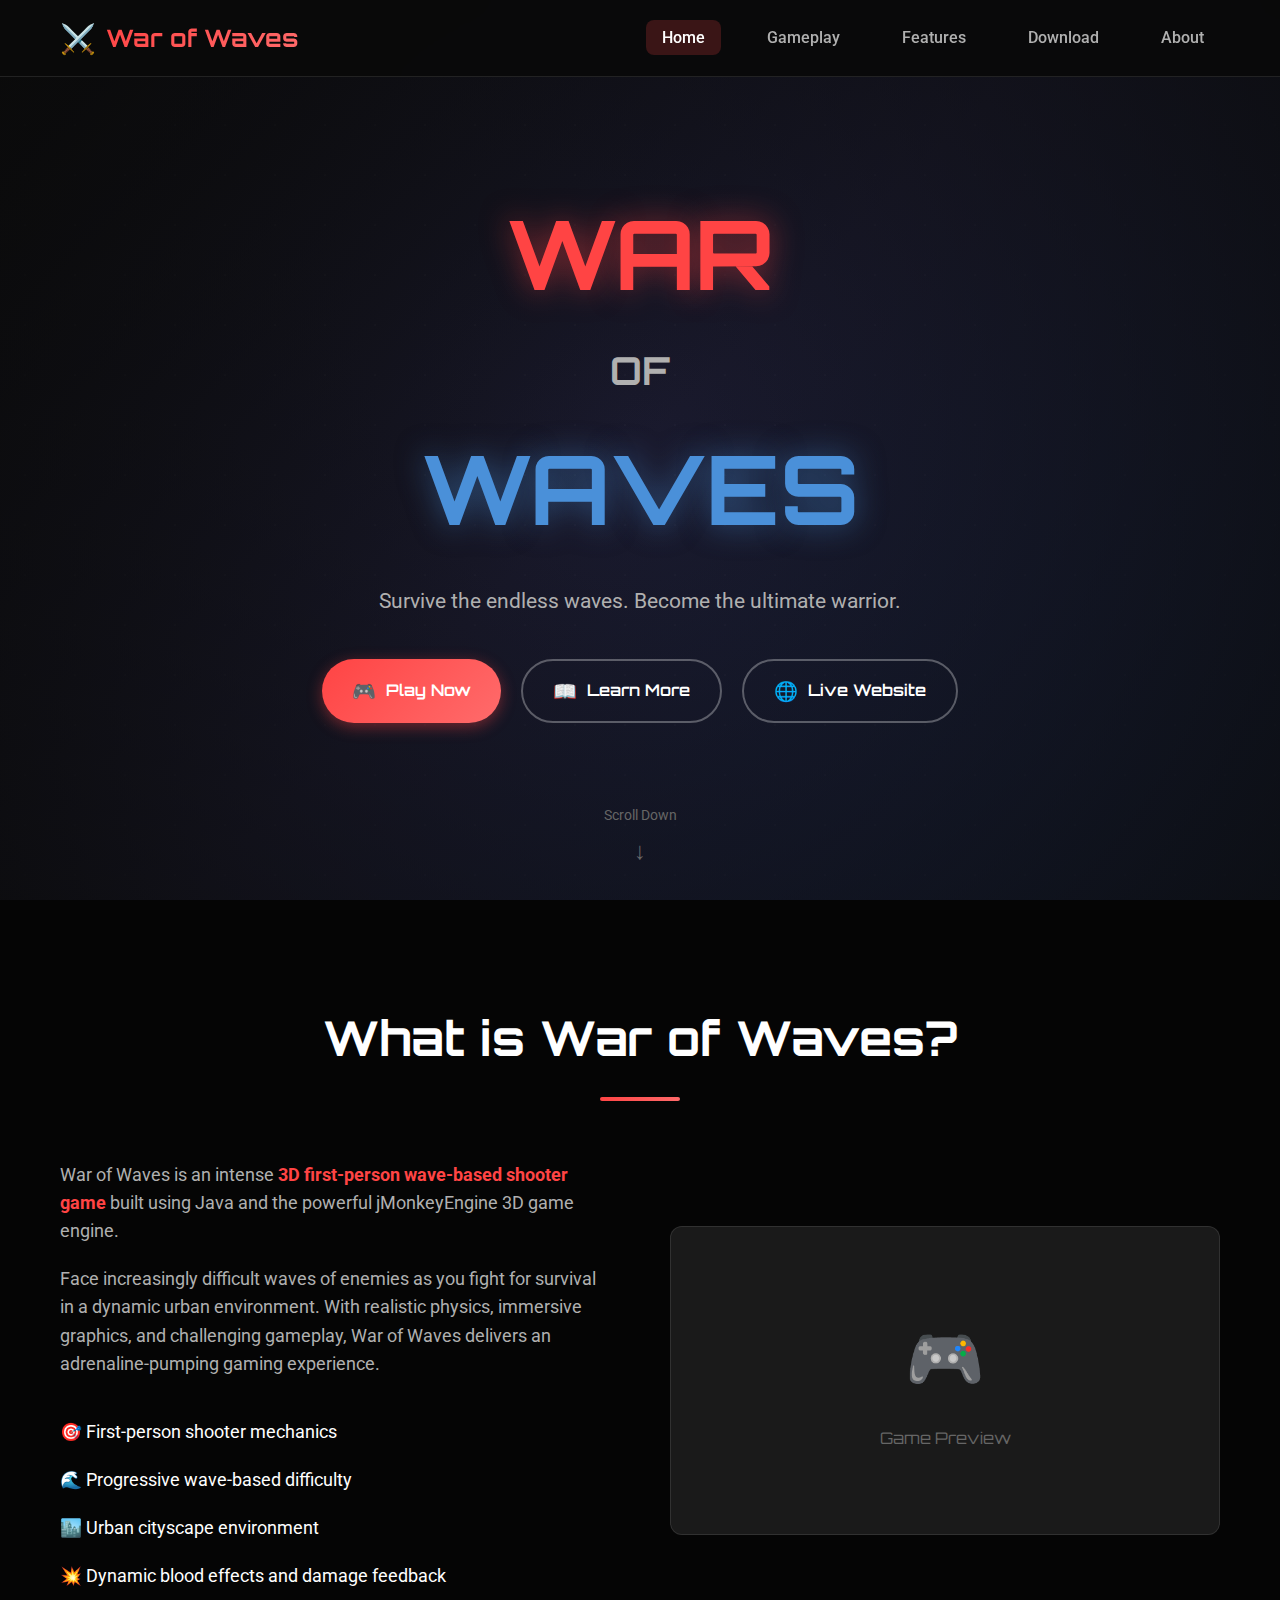
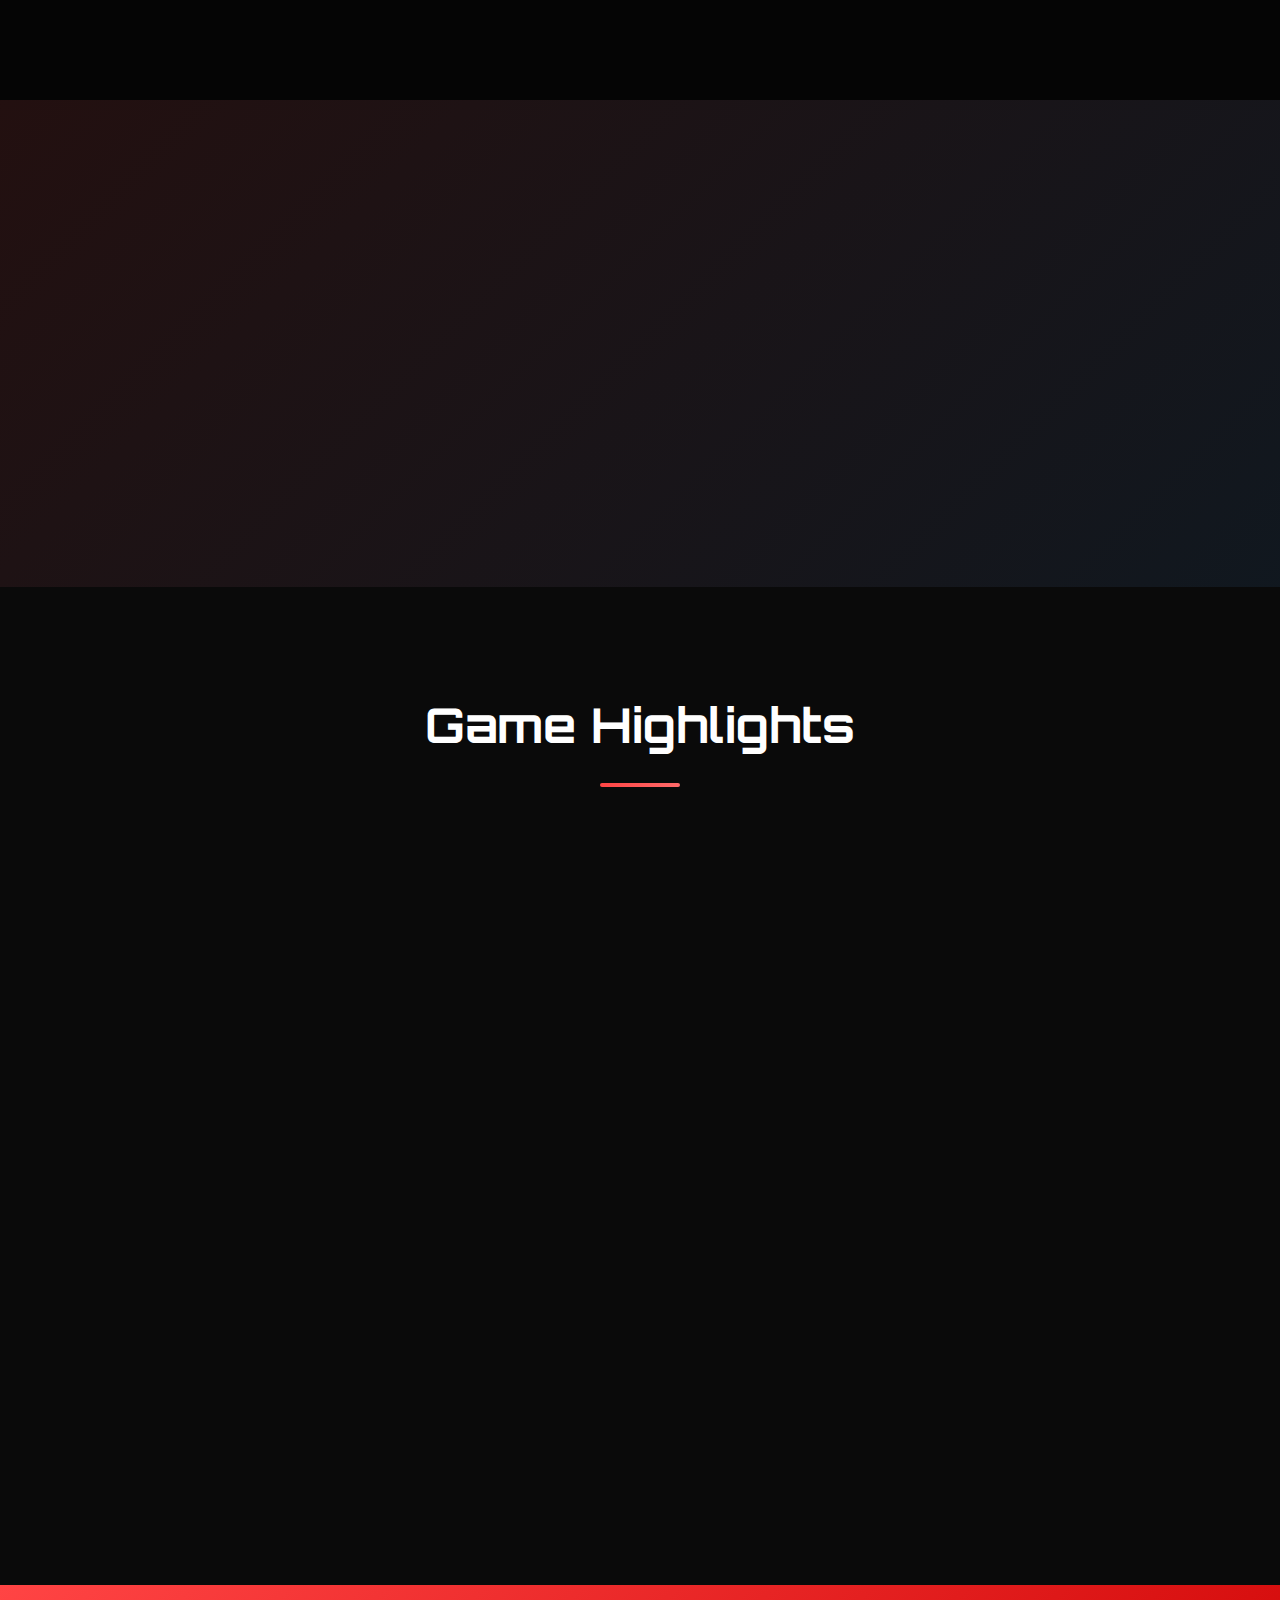
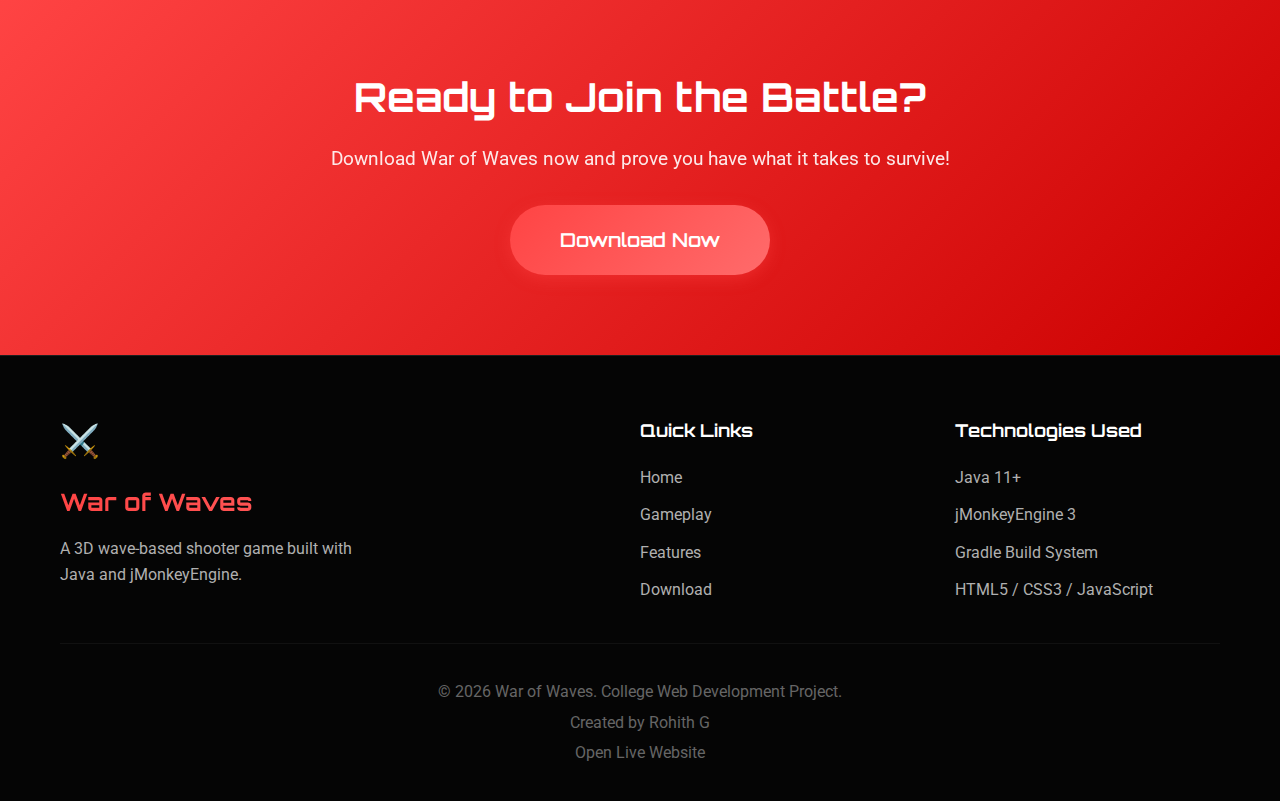
<file: index.html>
<!DOCTYPE html>
<html lang="en">
<head>
    <meta charset="UTF-8">
    <meta name="viewport" content="width=device-width, initial-scale=1.0">
    <title>War of Waves - 3D Wave Shooter Game</title>
    <link rel="stylesheet" href="css/style.css">
    <link href="https://fonts.googleapis.com/css2?family=Orbitron:wght@400;700;900&family=Roboto:wght@300;400;700&display=swap" rel="stylesheet">
</head>
<body>
    <!-- Navigation -->
    <nav class="navbar">
        <div class="nav-container">
            <a href="index.html" class="logo">
                <span class="logo-icon">⚔️</span>
                <span class="logo-text">War of Waves</span>
            </a>
            <ul class="nav-links">
                <li><a href="index.html" class="active">Home</a></li>
                <li><a href="gameplay.html">Gameplay</a></li>
                <li><a href="features.html">Features</a></li>
                <li><a href="download.html">Download</a></li>
                <li><a href="about.html">About</a></li>
            </ul>
            <button class="mobile-menu-btn" onclick="toggleMobileMenu()">☰</button>
        </div>
    </nav>

    <!-- Hero Section -->
    <section class="hero">
        <div class="hero-overlay"></div>
        <div class="hero-content">
            <h1 class="hero-title">
                <span class="title-war">WAR</span>
                <span class="title-of">OF</span>
                <span class="title-waves">WAVES</span>
            </h1>
            <p class="hero-subtitle">Survive the endless waves. Become the ultimate warrior.</p>
            <div class="hero-buttons">
                <a href="download.html" class="btn btn-primary">
                    <span class="btn-icon">🎮</span>
                    Play Now
                </a>
                <a href="gameplay.html" class="btn btn-secondary">
                    <span class="btn-icon">📖</span>
                    Learn More
                </a>
                <a href="https://gunnamrohith.github.io/War-of-Waves-Battle-Arena/" class="btn btn-secondary" target="_blank" rel="noopener noreferrer">
                    <span class="btn-icon">🌐</span>
                    Live Website
                </a>
            </div>
        </div>
        <div class="scroll-indicator">
            <span>Scroll Down</span>
            <div class="scroll-arrow">↓</div>
        </div>
    </section>

    <!-- Game Overview -->
    <section class="overview">
        <div class="container">
            <h2 class="section-title">What is War of Waves?</h2>
            <div class="overview-content">
                <div class="overview-text">
                    <p>War of Waves is an intense <strong>3D first-person wave-based shooter game</strong> built using Java and the powerful jMonkeyEngine 3D game engine.</p>
                    <p>Face increasingly difficult waves of enemies as you fight for survival in a dynamic urban environment. With realistic physics, immersive graphics, and challenging gameplay, War of Waves delivers an adrenaline-pumping gaming experience.</p>
                    <ul class="feature-list">
                        <li>🎯 First-person shooter mechanics</li>
                        <li>🌊 Progressive wave-based difficulty</li>
                        <li>🏙️ Urban cityscape environment</li>
                        <li>💥 Dynamic blood effects and damage feedback</li>
                    </ul>
                </div>
                <div class="overview-image">
                    <div class="game-preview">
                        <div class="preview-placeholder">
                            <span class="preview-icon">🎮</span>
                            <span class="preview-text">Game Preview</span>
                        </div>
                    </div>
                </div>
            </div>
        </div>
    </section>

    <!-- Stats Section -->
    <section class="stats">
        <div class="container">
            <div class="stats-grid">
                <div class="stat-card">
                    <div class="stat-icon">🎯</div>
                    <div class="stat-number" data-target="100">0</div>
                    <div class="stat-label">Player Health</div>
                </div>
                <div class="stat-card">
                    <div class="stat-icon">🌊</div>
                    <div class="stat-number" data-target="50">0</div>
                    <div class="stat-label">Waves to Survive</div>
                </div>
                <div class="stat-card">
                    <div class="stat-icon">👾</div>
                    <div class="stat-number" data-target="1000">0</div>
                    <div class="stat-label">Enemies to Defeat</div>
                </div>
                <div class="stat-card">
                    <div class="stat-icon">⚡</div>
                    <div class="stat-number" data-target="3">0</div>
                    <div class="stat-label">Weapon Types</div>
                </div>
            </div>
        </div>
    </section>

    <!-- Quick Features -->
    <section class="quick-features">
        <div class="container">
            <h2 class="section-title">Game Highlights</h2>
            <div class="features-grid">
                <div class="feature-card">
                    <div class="feature-icon">🎮</div>
                    <h3>Smooth Controls</h3>
                    <p>Intuitive WASD movement with precise mouse aiming for the perfect FPS experience.</p>
                </div>
                <div class="feature-card">
                    <div class="feature-icon">🏙️</div>
                    <h3>3D Environment</h3>
                    <p>Explore a detailed urban cityscape with buildings and strategic cover positions.</p>
                </div>
                <div class="feature-card">
                    <div class="feature-icon">👾</div>
                    <h3>Wave System</h3>
                    <p>Progressive difficulty with increasingly challenging enemy waves to test your skills.</p>
                </div>
                <div class="feature-card">
                    <div class="feature-icon">🔫</div>
                    <h3>Combat System</h3>
                    <p>Realistic shooting mechanics with scope aiming and cooldown management.</p>
                </div>
                <div class="feature-card">
                    <div class="feature-icon">💉</div>
                    <h3>Health System</h3>
                    <p>Manage your health wisely as you take damage from enemies and fight for survival.</p>
                </div>
                <div class="feature-card">
                    <div class="feature-icon">🏆</div>
                    <h3>Score Tracking</h3>
                    <p>Compete for high scores as you eliminate enemies and survive waves.</p>
                </div>
            </div>
        </div>
    </section>

    <!-- CTA Section -->
    <section class="cta">
        <div class="container">
            <h2>Ready to Join the Battle?</h2>
            <p>Download War of Waves now and prove you have what it takes to survive!</p>
            <a href="download.html" class="btn btn-primary btn-large">Download Now</a>
        </div>
    </section>

    <!-- Footer -->
    <footer class="footer">
        <div class="container">
            <div class="footer-content">
                <div class="footer-brand">
                    <span class="logo-icon">⚔️</span>
                    <span class="logo-text">War of Waves</span>
                    <p>A 3D wave-based shooter game built with Java and jMonkeyEngine.</p>
                </div>
                <div class="footer-links">
                    <h4>Quick Links</h4>
                    <ul>
                        <li><a href="index.html">Home</a></li>
                        <li><a href="gameplay.html">Gameplay</a></li>
                        <li><a href="features.html">Features</a></li>
                        <li><a href="download.html">Download</a></li>
                    </ul>
                </div>
                <div class="footer-tech">
                    <h4>Technologies Used</h4>
                    <ul>
                        <li>Java 11+</li>
                        <li>jMonkeyEngine 3</li>
                        <li>Gradle Build System</li>
                        <li>HTML5 / CSS3 / JavaScript</li>
                    </ul>
                </div>
            </div>
            <div class="footer-bottom">
                <p>&copy; 2026 War of Waves. College Web Development Project.</p>
                <p>Created by Rohith G</p>
                <p><a href="https://gunnamrohith.github.io/War-of-Waves-Battle-Arena/" target="_blank" rel="noopener noreferrer">Open Live Website</a></p>
            </div>
        </div>
    </footer>

    <script src="js/main.js"></script>
</body>
</html>
</file>
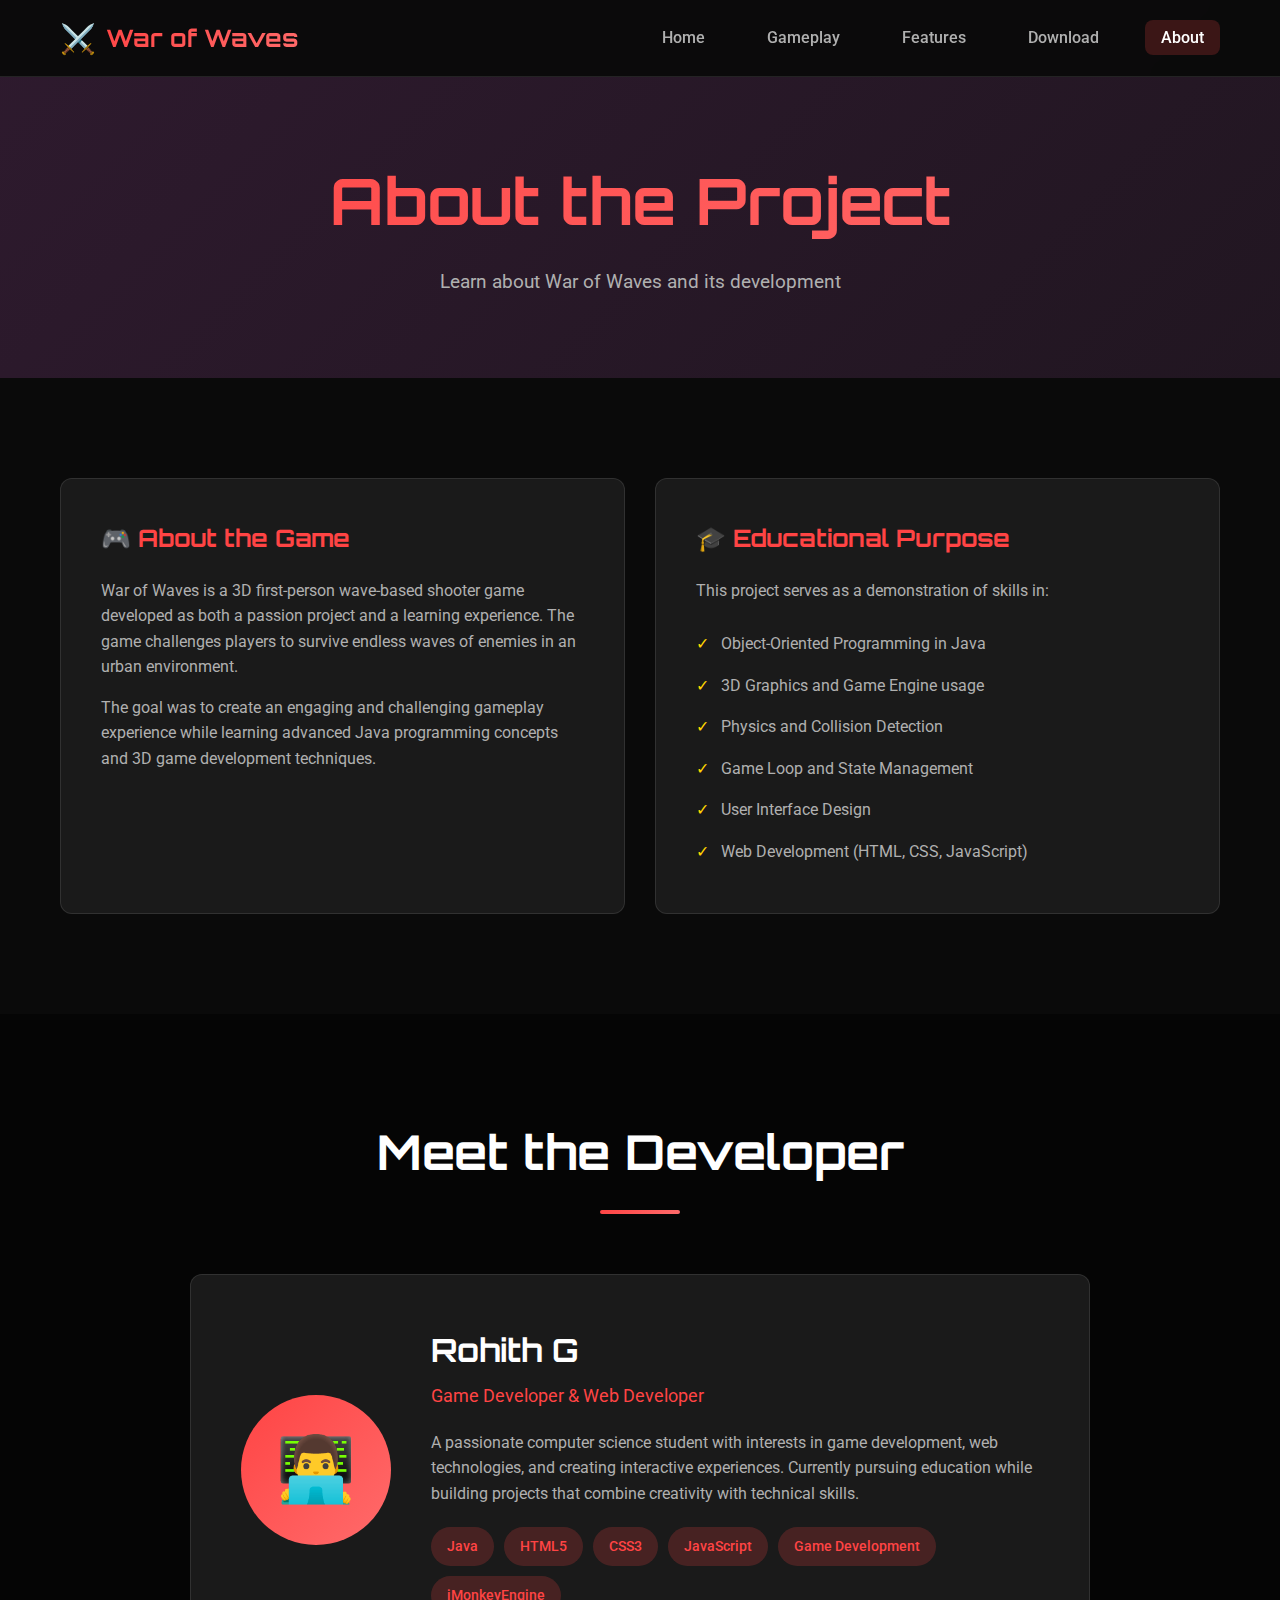
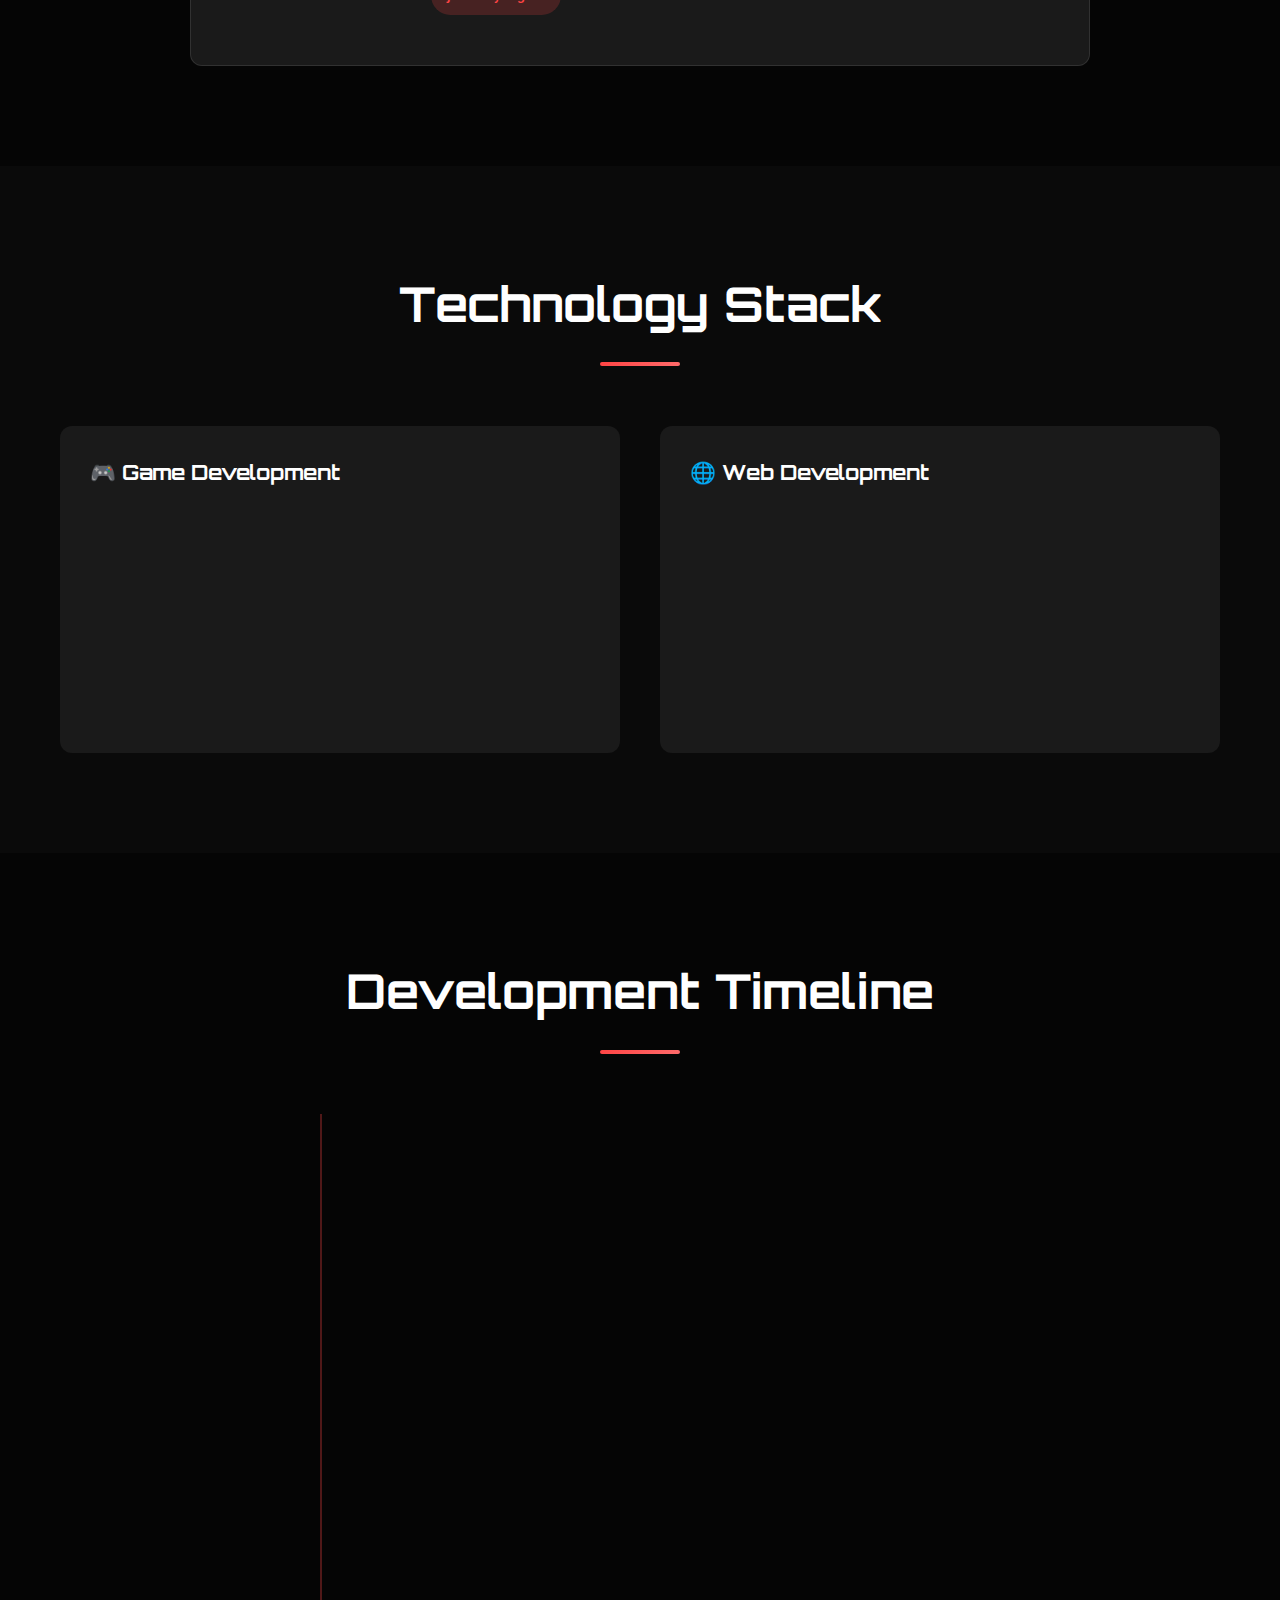
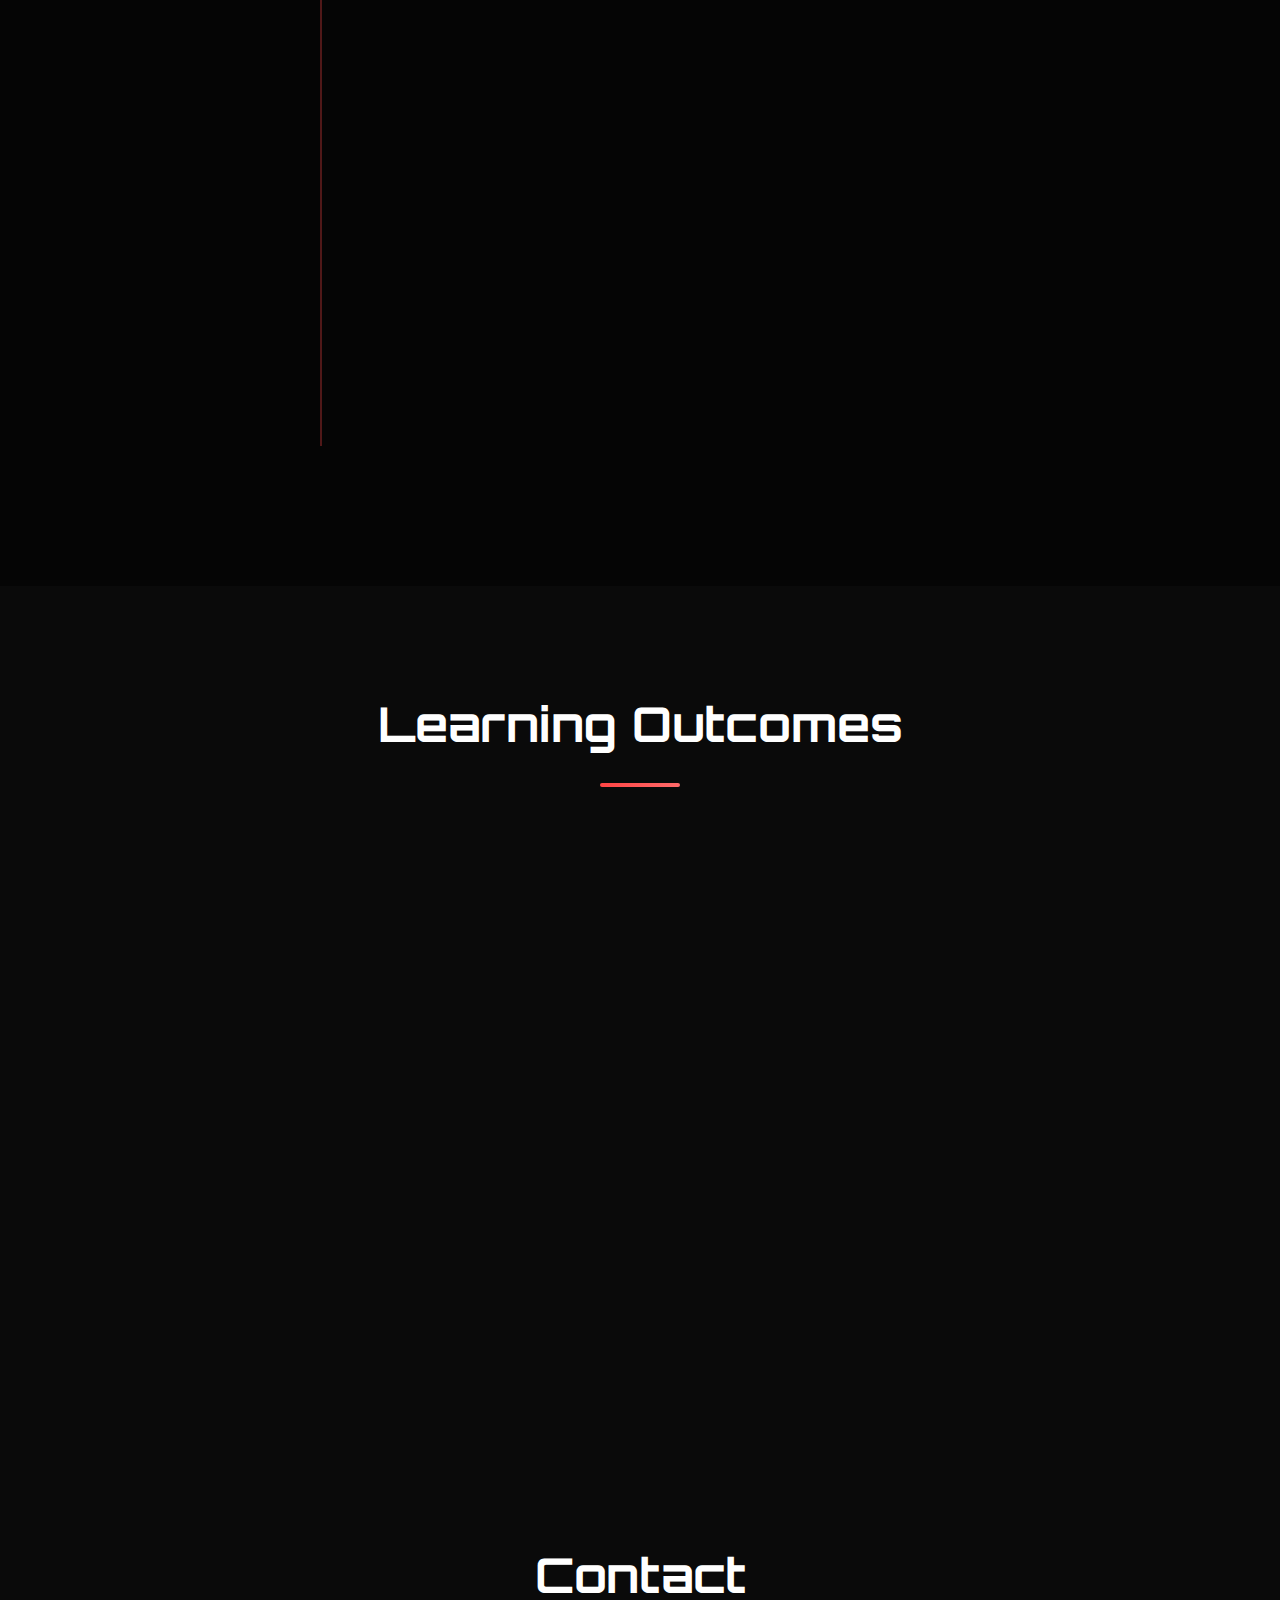
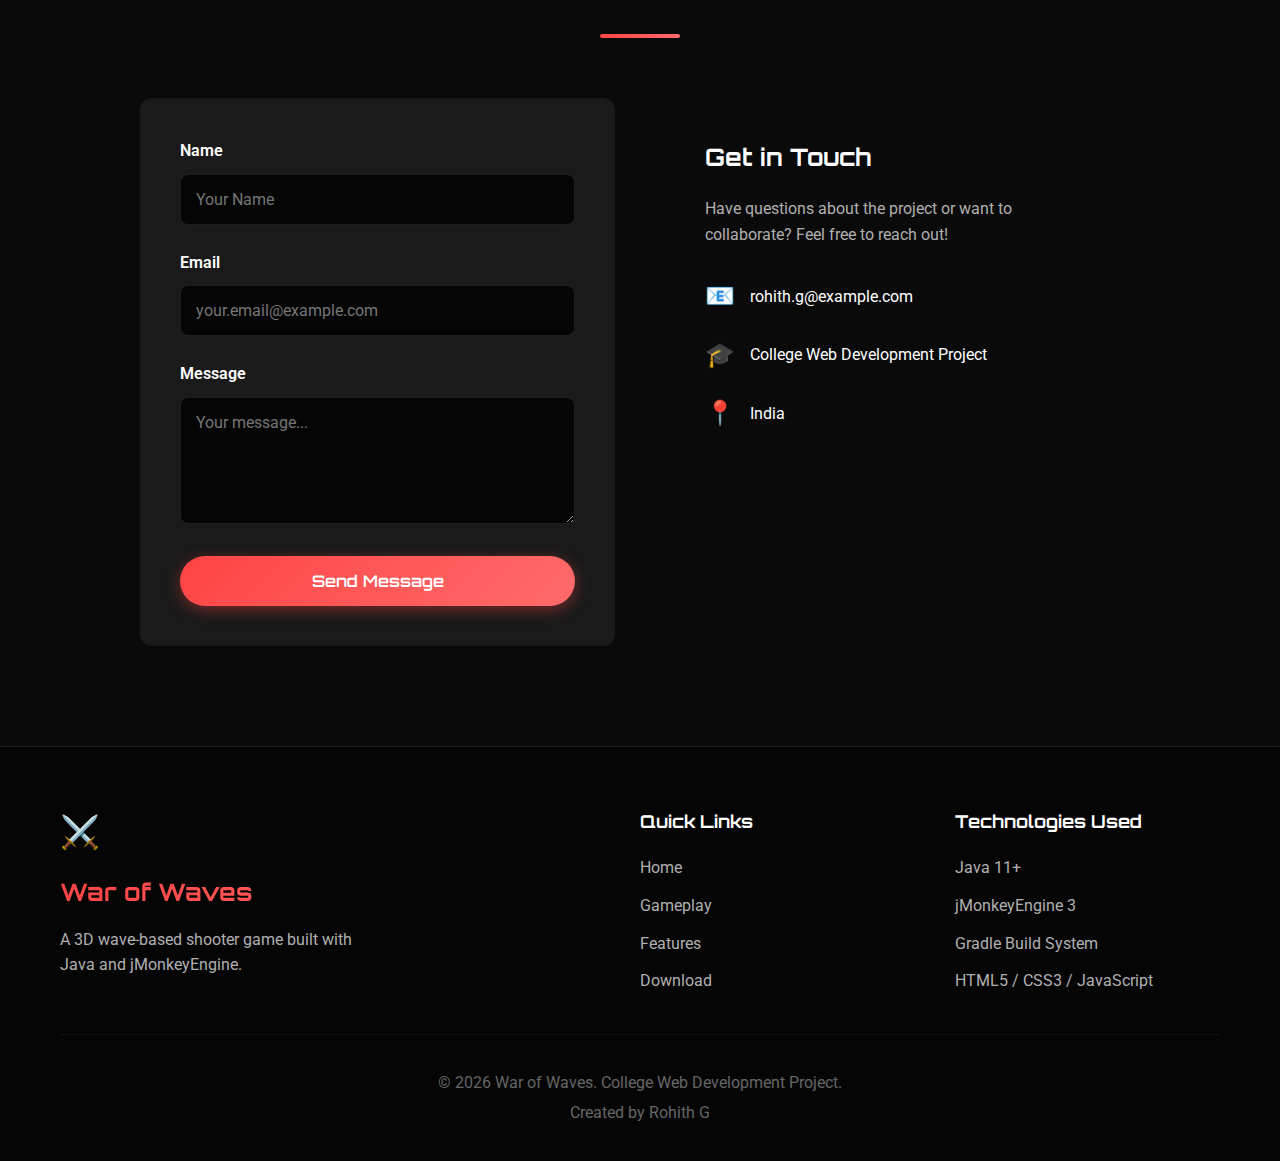
<file: about.html>
<!DOCTYPE html>
<html lang="en">
<head>
    <meta charset="UTF-8">
    <meta name="viewport" content="width=device-width, initial-scale=1.0">
    <title>About - War of Waves</title>
    <link rel="stylesheet" href="css/style.css">
    <link href="https://fonts.googleapis.com/css2?family=Orbitron:wght@400;700;900&family=Roboto:wght@300;400;700&display=swap" rel="stylesheet">
</head>
<body>
    <!-- Navigation -->
    <nav class="navbar">
        <div class="nav-container">
            <a href="index.html" class="logo">
                <span class="logo-icon">⚔️</span>
                <span class="logo-text">War of Waves</span>
            </a>
            <ul class="nav-links">
                <li><a href="index.html">Home</a></li>
                <li><a href="gameplay.html">Gameplay</a></li>
                <li><a href="features.html">Features</a></li>
                <li><a href="download.html">Download</a></li>
                <li><a href="about.html" class="active">About</a></li>
            </ul>
            <button class="mobile-menu-btn" onclick="toggleMobileMenu()">☰</button>
        </div>
    </nav>

    <!-- Page Header -->
    <section class="page-header about-header">
        <h1>About the Project</h1>
        <p>Learn about War of Waves and its development</p>
    </section>

    <!-- Project Info -->
    <section class="project-info">
        <div class="container">
            <div class="info-grid">
                <div class="info-card">
                    <h2>🎮 About the Game</h2>
                    <p>War of Waves is a 3D first-person wave-based shooter game developed as both a passion project and a learning experience. The game challenges players to survive endless waves of enemies in an urban environment.</p>
                    <p>The goal was to create an engaging and challenging gameplay experience while learning advanced Java programming concepts and 3D game development techniques.</p>
                </div>
                <div class="info-card">
                    <h2>🎓 Educational Purpose</h2>
                    <p>This project serves as a demonstration of skills in:</p>
                    <ul>
                        <li>Object-Oriented Programming in Java</li>
                        <li>3D Graphics and Game Engine usage</li>
                        <li>Physics and Collision Detection</li>
                        <li>Game Loop and State Management</li>
                        <li>User Interface Design</li>
                        <li>Web Development (HTML, CSS, JavaScript)</li>
                    </ul>
                </div>
            </div>
        </div>
    </section>

    <!-- Developer Section -->
    <section class="developer-section">
        <div class="container">
            <h2 class="section-title">Meet the Developer</h2>
            <div class="developer-card">
                <div class="developer-avatar">
                    <span class="avatar-icon">👨‍💻</span>
                </div>
                <div class="developer-info">
                    <h3>Rohith G</h3>
                    <p class="developer-role">Game Developer & Web Developer</p>
                    <p class="developer-bio">A passionate computer science student with interests in game development, web technologies, and creating interactive experiences. Currently pursuing education while building projects that combine creativity with technical skills.</p>
                    <div class="developer-skills">
                        <span class="skill-tag">Java</span>
                        <span class="skill-tag">HTML5</span>
                        <span class="skill-tag">CSS3</span>
                        <span class="skill-tag">JavaScript</span>
                        <span class="skill-tag">Game Development</span>
                        <span class="skill-tag">jMonkeyEngine</span>
                    </div>
                </div>
            </div>
        </div>
    </section>

    <!-- Technology Stack -->
    <section class="tech-stack">
        <div class="container">
            <h2 class="section-title">Technology Stack</h2>
            <div class="stack-grid">
                <div class="stack-category">
                    <h3>🎮 Game Development</h3>
                    <div class="stack-items">
                        <div class="stack-item">
                            <span class="stack-icon">☕</span>
                            <div class="stack-details">
                                <h4>Java 11+</h4>
                                <p>Primary programming language for game logic</p>
                            </div>
                        </div>
                        <div class="stack-item">
                            <span class="stack-icon">🎮</span>
                            <div class="stack-details">
                                <h4>jMonkeyEngine 3</h4>
                                <p>Open-source 3D game engine for Java</p>
                            </div>
                        </div>
                        <div class="stack-item">
                            <span class="stack-icon">🏗️</span>
                            <div class="stack-details">
                                <h4>Gradle</h4>
                                <p>Build automation and dependency management</p>
                            </div>
                        </div>
                    </div>
                </div>
                <div class="stack-category">
                    <h3>🌐 Web Development</h3>
                    <div class="stack-items">
                        <div class="stack-item">
                            <span class="stack-icon">📄</span>
                            <div class="stack-details">
                                <h4>HTML5</h4>
                                <p>Semantic markup and page structure</p>
                            </div>
                        </div>
                        <div class="stack-item">
                            <span class="stack-icon">🎨</span>
                            <div class="stack-details">
                                <h4>CSS3</h4>
                                <p>Modern styling with animations and flexbox/grid</p>
                            </div>
                        </div>
                        <div class="stack-item">
                            <span class="stack-icon">⚡</span>
                            <div class="stack-details">
                                <h4>JavaScript</h4>
                                <p>Interactive features and dynamic content</p>
                            </div>
                        </div>
                    </div>
                </div>
            </div>
        </div>
    </section>

    <!-- Project Timeline -->
    <section class="timeline-section">
        <div class="container">
            <h2 class="section-title">Development Timeline</h2>
            <div class="timeline">
                <div class="timeline-item">
                    <div class="timeline-marker"></div>
                    <div class="timeline-content">
                        <h3>Project Planning</h3>
                        <span class="timeline-date">Phase 1</span>
                        <p>Designed game concept, chose technologies, and planned the architecture.</p>
                    </div>
                </div>
                <div class="timeline-item">
                    <div class="timeline-marker"></div>
                    <div class="timeline-content">
                        <h3>Core Game Development</h3>
                        <span class="timeline-date">Phase 2</span>
                        <p>Implemented player controls, enemy AI, shooting mechanics, and wave system.</p>
                    </div>
                </div>
                <div class="timeline-item">
                    <div class="timeline-marker"></div>
                    <div class="timeline-content">
                        <h3>Environment & Graphics</h3>
                        <span class="timeline-date">Phase 3</span>
                        <p>Created 3D cityscape, added lighting, visual effects, and HUD elements.</p>
                    </div>
                </div>
                <div class="timeline-item">
                    <div class="timeline-marker"></div>
                    <div class="timeline-content">
                        <h3>Website Development</h3>
                        <span class="timeline-date">Phase 4</span>
                        <p>Built responsive website to showcase the game for college web development project.</p>
                    </div>
                </div>
                <div class="timeline-item">
                    <div class="timeline-marker"></div>
                    <div class="timeline-content">
                        <h3>Testing & Polish</h3>
                        <span class="timeline-date">Phase 5</span>
                        <p>Bug fixes, performance optimization, and final touches for presentation.</p>
                    </div>
                </div>
            </div>
        </div>
    </section>

    <!-- Learning Outcomes -->
    <section class="learning-section">
        <div class="container">
            <h2 class="section-title">Learning Outcomes</h2>
            <div class="learning-grid">
                <div class="learning-card">
                    <span class="learning-icon">💡</span>
                    <h3>Game Development Concepts</h3>
                    <p>Learned about game loops, state management, collision detection, and real-time rendering.</p>
                </div>
                <div class="learning-card">
                    <span class="learning-icon">🧩</span>
                    <h3>Object-Oriented Design</h3>
                    <p>Applied OOP principles with classes for Player, Enemy, Bullet, Gun, and more.</p>
                </div>
                <div class="learning-card">
                    <span class="learning-icon">🎨</span>
                    <h3>3D Graphics Programming</h3>
                    <p>Worked with 3D models, textures, lighting, cameras, and scene graphs.</p>
                </div>
                <div class="learning-card">
                    <span class="learning-icon">🌐</span>
                    <h3>Web Development</h3>
                    <p>Created a responsive, multi-page website with modern HTML5, CSS3, and JavaScript.</p>
                </div>
                <div class="learning-card">
                    <span class="learning-icon">🔧</span>
                    <h3>Build Tools</h3>
                    <p>Mastered Gradle for Java project management, dependencies, and distribution.</p>
                </div>
                <div class="learning-card">
                    <span class="learning-icon">📱</span>
                    <h3>Responsive Design</h3>
                    <p>Implemented mobile-first design principles with CSS flexbox and grid layouts.</p>
                </div>
            </div>
        </div>
    </section>

    <!-- Contact Section -->
    <section class="contact-section">
        <div class="container">
            <h2 class="section-title">Contact</h2>
            <div class="contact-form-container">
                <form class="contact-form" onsubmit="handleSubmit(event)">
                    <div class="form-group">
                        <label for="name">Name</label>
                        <input type="text" id="name" name="name" placeholder="Your Name" required>
                    </div>
                    <div class="form-group">
                        <label for="email">Email</label>
                        <input type="email" id="email" name="email" placeholder="your.email@example.com" required>
                    </div>
                    <div class="form-group">
                        <label for="message">Message</label>
                        <textarea id="message" name="message" rows="5" placeholder="Your message..." required></textarea>
                    </div>
                    <button type="submit" class="btn btn-primary btn-full">Send Message</button>
                </form>
                <div class="contact-info">
                    <h3>Get in Touch</h3>
                    <p>Have questions about the project or want to collaborate? Feel free to reach out!</p>
                    <div class="contact-details">
                        <div class="contact-item">
                            <span class="contact-icon">📧</span>
                            <span>rohith.g@example.com</span>
                        </div>
                        <div class="contact-item">
                            <span class="contact-icon">🎓</span>
                            <span>College Web Development Project</span>
                        </div>
                        <div class="contact-item">
                            <span class="contact-icon">📍</span>
                            <span>India</span>
                        </div>
                    </div>
                </div>
            </div>
        </div>
    </section>

    <!-- Footer -->
    <footer class="footer">
        <div class="container">
            <div class="footer-content">
                <div class="footer-brand">
                    <span class="logo-icon">⚔️</span>
                    <span class="logo-text">War of Waves</span>
                    <p>A 3D wave-based shooter game built with Java and jMonkeyEngine.</p>
                </div>
                <div class="footer-links">
                    <h4>Quick Links</h4>
                    <ul>
                        <li><a href="index.html">Home</a></li>
                        <li><a href="gameplay.html">Gameplay</a></li>
                        <li><a href="features.html">Features</a></li>
                        <li><a href="download.html">Download</a></li>
                    </ul>
                </div>
                <div class="footer-tech">
                    <h4>Technologies Used</h4>
                    <ul>
                        <li>Java 11+</li>
                        <li>jMonkeyEngine 3</li>
                        <li>Gradle Build System</li>
                        <li>HTML5 / CSS3 / JavaScript</li>
                    </ul>
                </div>
            </div>
            <div class="footer-bottom">
                <p>&copy; 2026 War of Waves. College Web Development Project.</p>
                <p>Created by Rohith G</p>
            </div>
        </div>
    </footer>

    <script src="js/main.js"></script>
</body>
</html>
</file>
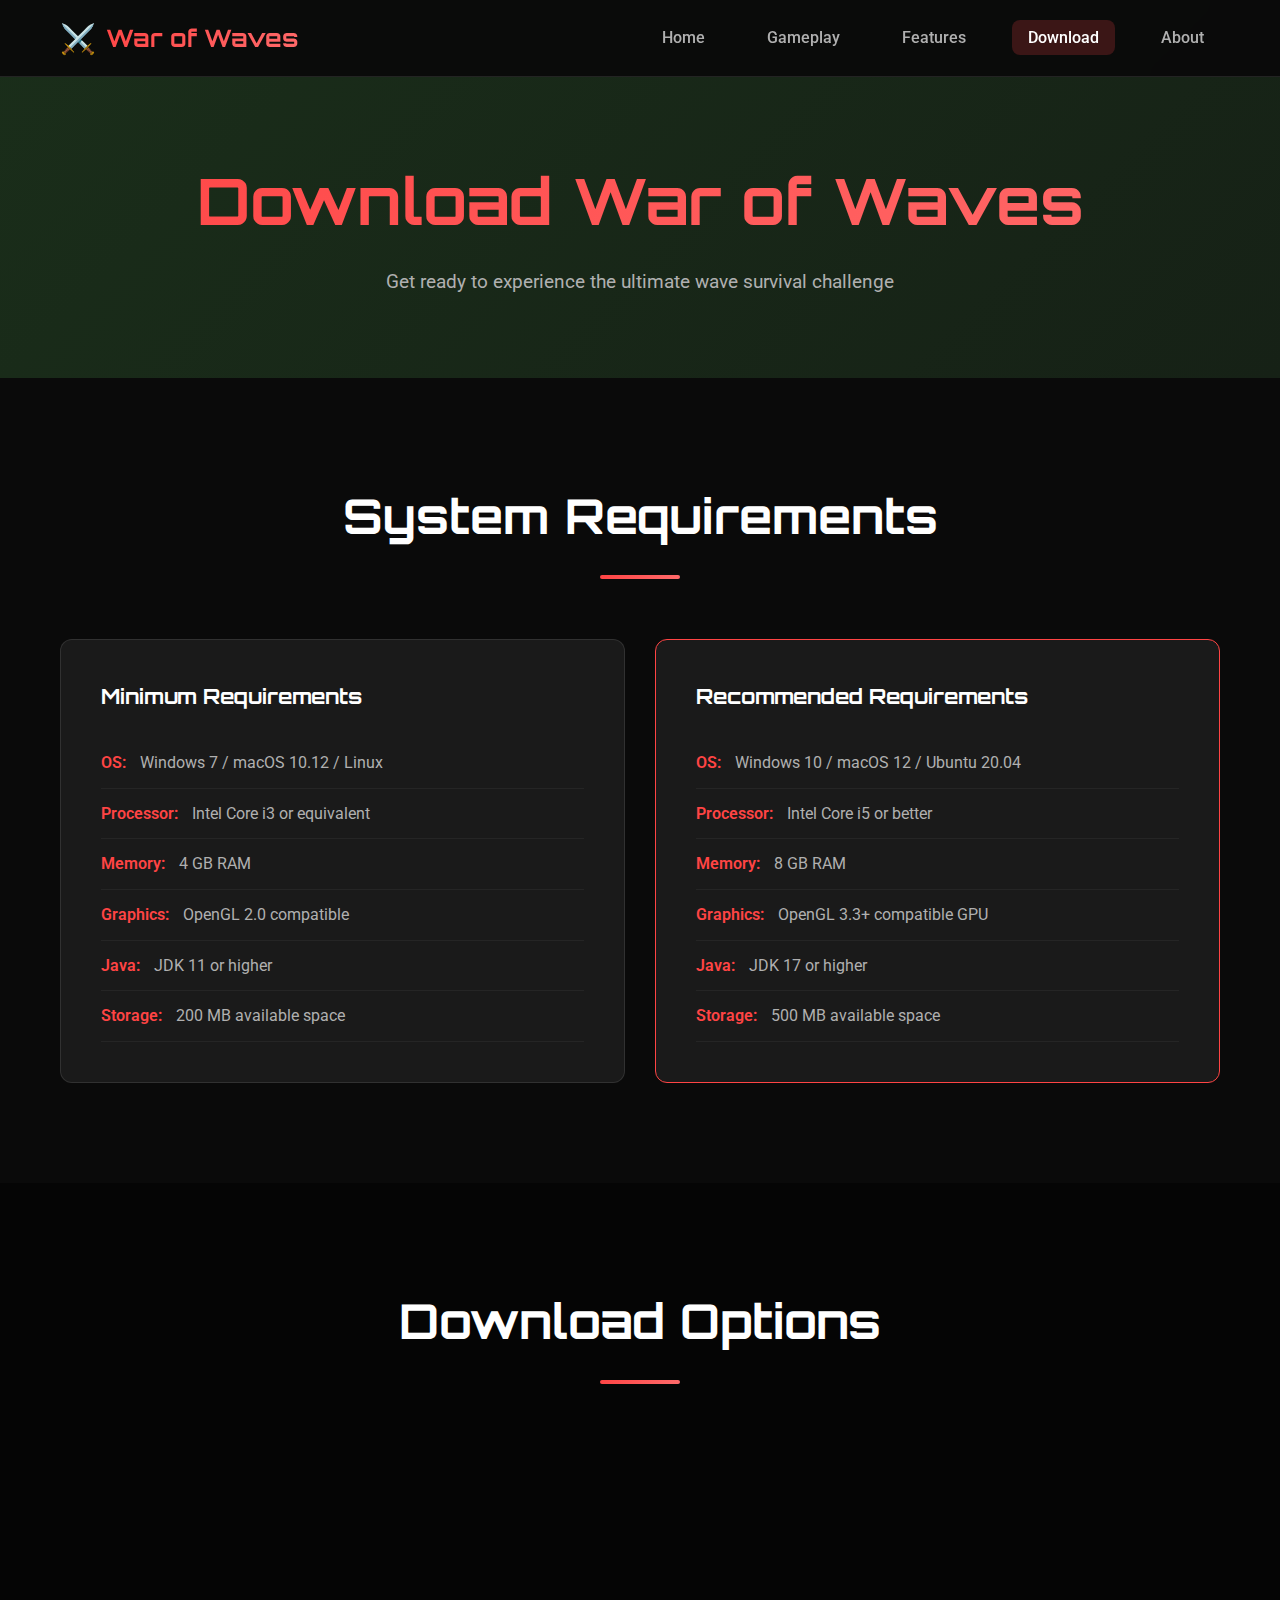
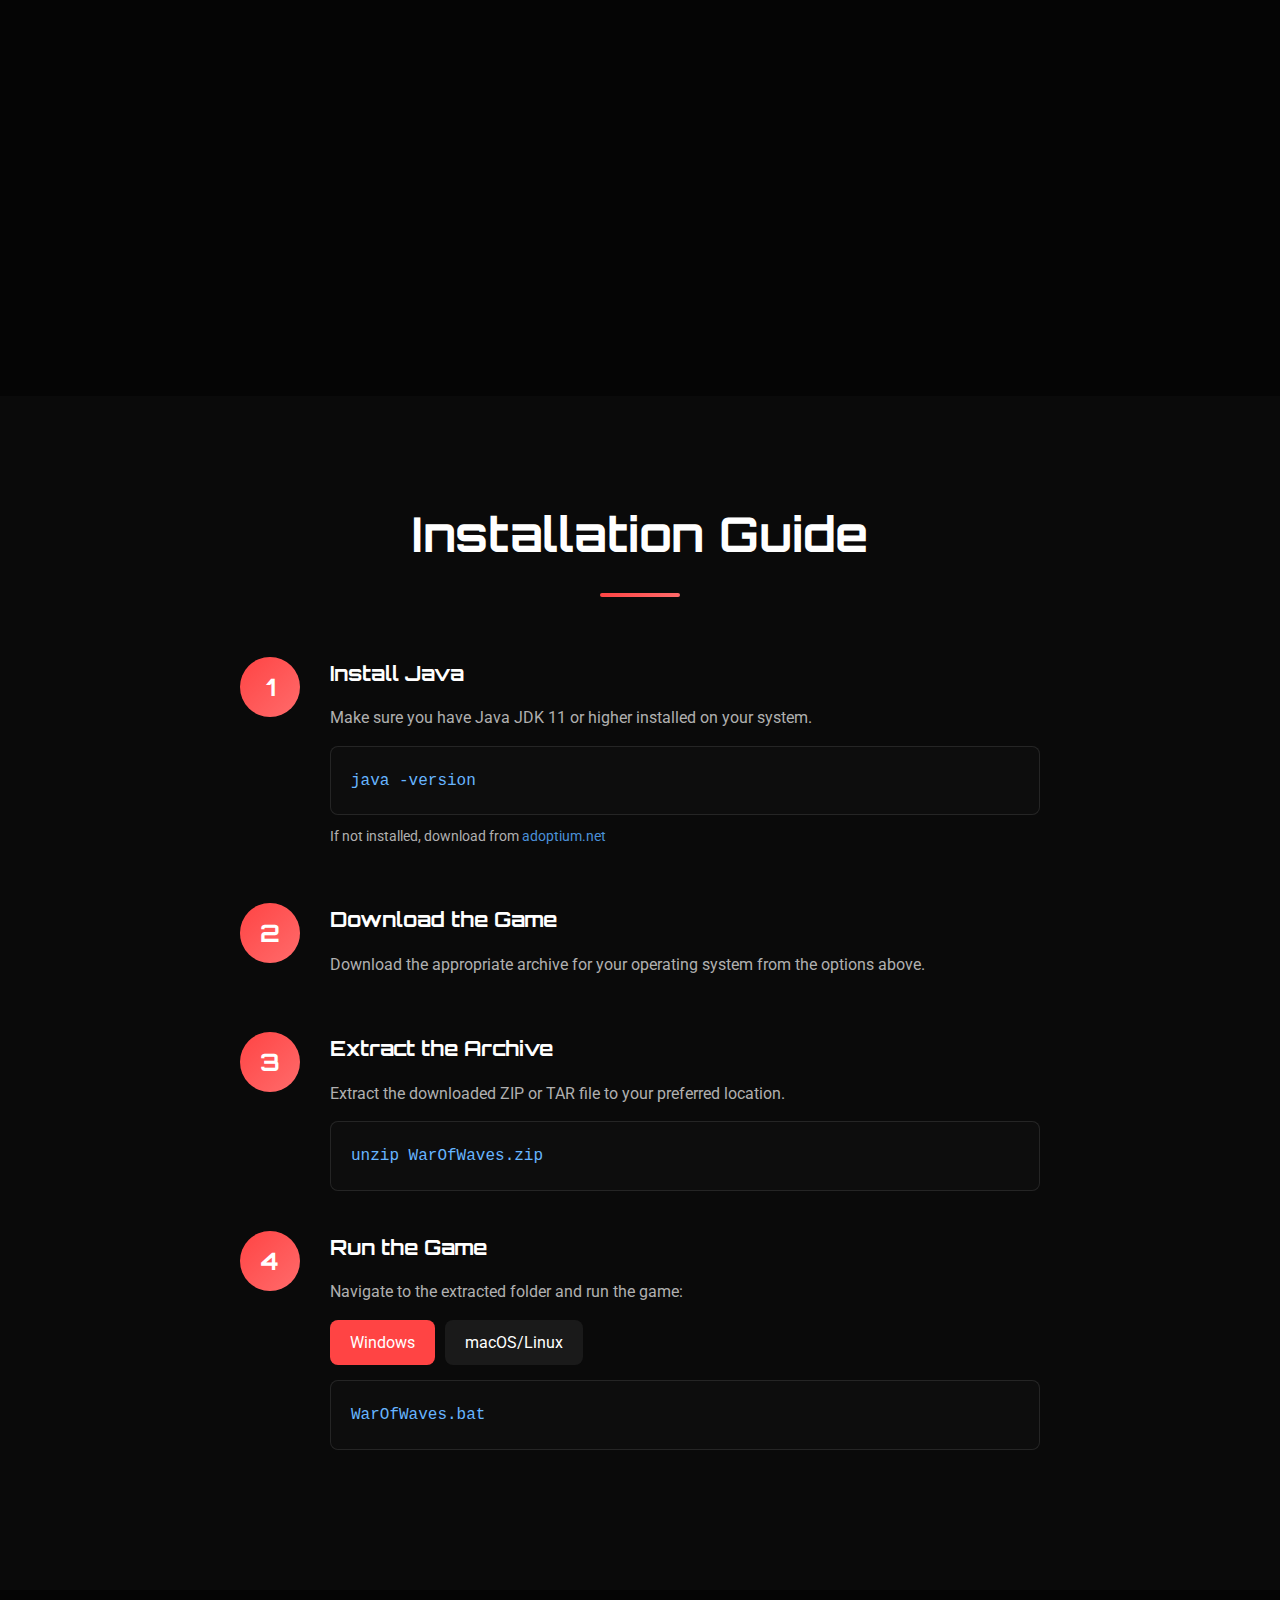
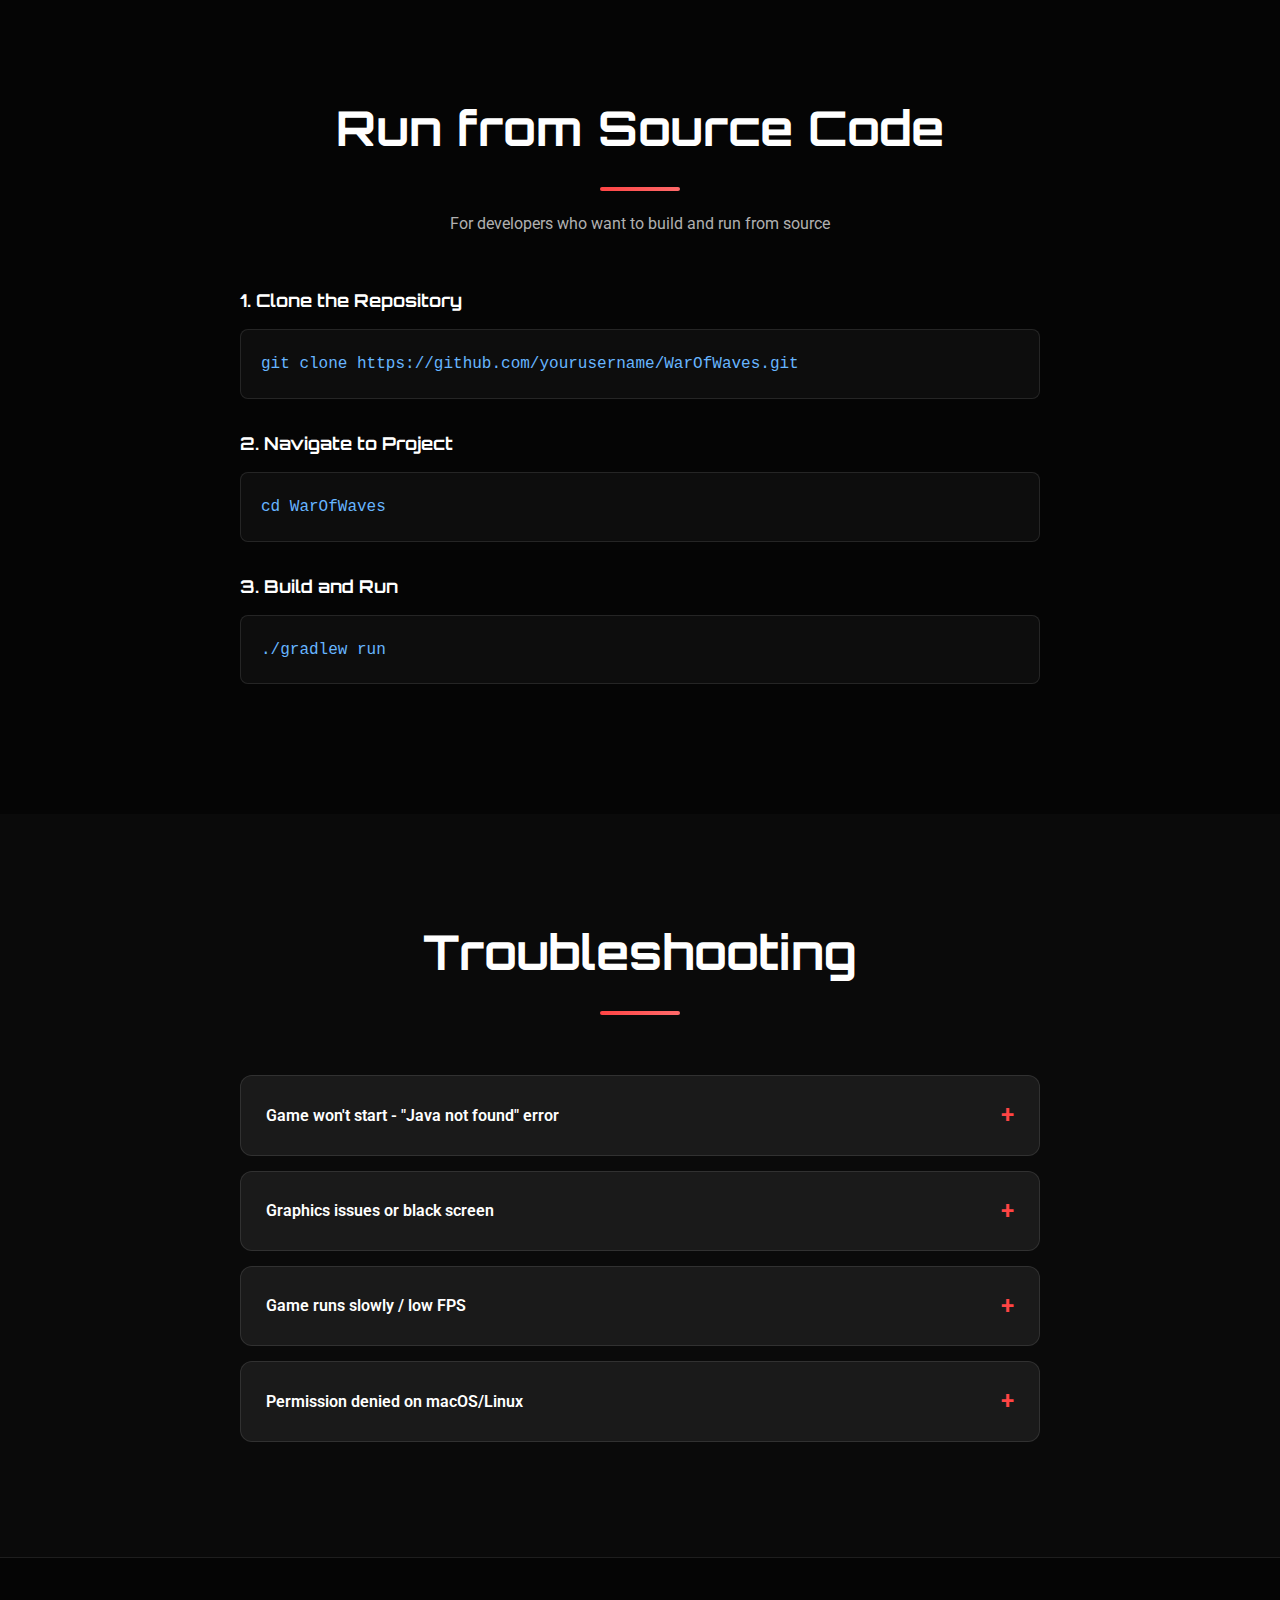
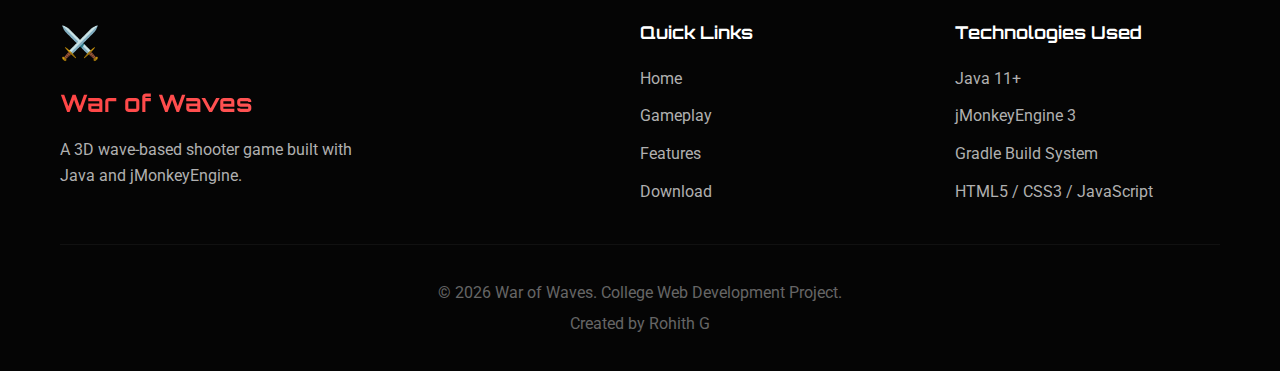
<file: download.html>
<!DOCTYPE html>
<html lang="en">
<head>
    <meta charset="UTF-8">
    <meta name="viewport" content="width=device-width, initial-scale=1.0">
    <title>Download - War of Waves</title>
    <link rel="stylesheet" href="css/style.css">
    <link href="https://fonts.googleapis.com/css2?family=Orbitron:wght@400;700;900&family=Roboto:wght@300;400;700&display=swap" rel="stylesheet">
</head>
<body>
    <!-- Navigation -->
    <nav class="navbar">
        <div class="nav-container">
            <a href="index.html" class="logo">
                <span class="logo-icon">⚔️</span>
                <span class="logo-text">War of Waves</span>
            </a>
            <ul class="nav-links">
                <li><a href="index.html">Home</a></li>
                <li><a href="gameplay.html">Gameplay</a></li>
                <li><a href="features.html">Features</a></li>
                <li><a href="download.html" class="active">Download</a></li>
                <li><a href="about.html">About</a></li>
            </ul>
            <button class="mobile-menu-btn" onclick="toggleMobileMenu()">☰</button>
        </div>
    </nav>

    <!-- Page Header -->
    <section class="page-header download-header">
        <h1>Download War of Waves</h1>
        <p>Get ready to experience the ultimate wave survival challenge</p>
    </section>

    <!-- System Requirements -->
    <section class="requirements-section">
        <div class="container">
            <h2 class="section-title">System Requirements</h2>
            <div class="requirements-grid">
                <div class="requirement-card minimum">
                    <h3>Minimum Requirements</h3>
                    <ul>
                        <li><span class="req-label">OS:</span> Windows 7 / macOS 10.12 / Linux</li>
                        <li><span class="req-label">Processor:</span> Intel Core i3 or equivalent</li>
                        <li><span class="req-label">Memory:</span> 4 GB RAM</li>
                        <li><span class="req-label">Graphics:</span> OpenGL 2.0 compatible</li>
                        <li><span class="req-label">Java:</span> JDK 11 or higher</li>
                        <li><span class="req-label">Storage:</span> 200 MB available space</li>
                    </ul>
                </div>
                <div class="requirement-card recommended">
                    <h3>Recommended Requirements</h3>
                    <ul>
                        <li><span class="req-label">OS:</span> Windows 10 / macOS 12 / Ubuntu 20.04</li>
                        <li><span class="req-label">Processor:</span> Intel Core i5 or better</li>
                        <li><span class="req-label">Memory:</span> 8 GB RAM</li>
                        <li><span class="req-label">Graphics:</span> OpenGL 3.3+ compatible GPU</li>
                        <li><span class="req-label">Java:</span> JDK 17 or higher</li>
                        <li><span class="req-label">Storage:</span> 500 MB available space</li>
                    </ul>
                </div>
            </div>
        </div>
    </section>

    <!-- Download Options -->
    <section class="download-section">
        <div class="container">
            <h2 class="section-title">Download Options</h2>
            <div class="download-grid">
                <div class="download-card">
                    <div class="download-icon">🖥️</div>
                    <h3>Windows</h3>
                    <p>Download for Windows 7, 8, 10, 11</p>
                    <div class="download-info">
                        <span>ZIP Archive</span>
                        <span>~11 MB</span>
                    </div>
                    <a href="downloads/WarOfWaves.zip" class="btn btn-download" download>
                        <span>⬇️</span> Download for Windows
                    </a>
                </div>
                <div class="download-card">
                    <div class="download-icon">🍎</div>
                    <h3>macOS</h3>
                    <p>Download for macOS 10.12+</p>
                    <div class="download-info">
                        <span>TAR Archive</span>
                        <span>~12 MB</span>
                    </div>
                    <a href="downloads/WarOfWaves.tar" class="btn btn-download" download>
                        <span>⬇️</span> Download for macOS
                    </a>
                </div>
                <div class="download-card">
                    <div class="download-icon">🐧</div>
                    <h3>Linux</h3>
                    <p>Download for Ubuntu, Fedora, etc.</p>
                    <div class="download-info">
                        <span>TAR Archive</span>
                        <span>~12 MB</span>
                    </div>
                    <a href="downloads/WarOfWaves.tar" class="btn btn-download" download>
                        <span>⬇️</span> Download for Linux
                    </a>
                </div>
            </div>
        </div>
    </section>

    <!-- Installation Guide -->
    <section class="installation-section">
        <div class="container">
            <h2 class="section-title">Installation Guide</h2>
            <div class="installation-steps">
                <div class="step">
                    <div class="step-number">1</div>
                    <div class="step-content">
                        <h3>Install Java</h3>
                        <p>Make sure you have Java JDK 11 or higher installed on your system.</p>
                        <div class="code-block">
                            <code>java -version</code>
                        </div>
                        <p class="step-note">If not installed, download from <a href="https://adoptium.net/" target="_blank">adoptium.net</a></p>
                    </div>
                </div>
                <div class="step">
                    <div class="step-number">2</div>
                    <div class="step-content">
                        <h3>Download the Game</h3>
                        <p>Download the appropriate archive for your operating system from the options above.</p>
                    </div>
                </div>
                <div class="step">
                    <div class="step-number">3</div>
                    <div class="step-content">
                        <h3>Extract the Archive</h3>
                        <p>Extract the downloaded ZIP or TAR file to your preferred location.</p>
                        <div class="code-block">
                            <code>unzip WarOfWaves.zip</code>
                        </div>
                    </div>
                </div>
                <div class="step">
                    <div class="step-number">4</div>
                    <div class="step-content">
                        <h3>Run the Game</h3>
                        <p>Navigate to the extracted folder and run the game:</p>
                        <div class="os-tabs">
                            <div class="os-tab active" onclick="showTab('windows')">Windows</div>
                            <div class="os-tab" onclick="showTab('unix')">macOS/Linux</div>
                        </div>
                        <div id="windows" class="code-block os-code active">
                            <code>WarOfWaves.bat</code>
                        </div>
                        <div id="unix" class="code-block os-code">
                            <code>./WarOfWaves</code>
                        </div>
                    </div>
                </div>
            </div>
        </div>
    </section>

    <!-- Run from Source -->
    <section class="source-section">
        <div class="container">
            <h2 class="section-title">Run from Source Code</h2>
            <p class="section-subtitle">For developers who want to build and run from source</p>
            <div class="source-steps">
                <div class="source-step">
                    <h3>1. Clone the Repository</h3>
                    <div class="code-block">
                        <code>git clone https://github.com/yourusername/WarOfWaves.git</code>
                    </div>
                </div>
                <div class="source-step">
                    <h3>2. Navigate to Project</h3>
                    <div class="code-block">
                        <code>cd WarOfWaves</code>
                    </div>
                </div>
                <div class="source-step">
                    <h3>3. Build and Run</h3>
                    <div class="code-block">
                        <code>./gradlew run</code>
                    </div>
                </div>
            </div>
        </div>
    </section>

    <!-- Troubleshooting -->
    <section class="troubleshooting-section">
        <div class="container">
            <h2 class="section-title">Troubleshooting</h2>
            <div class="faq-container">
                <div class="faq-item">
                    <div class="faq-question" onclick="toggleFaq(this)">
                        <span>Game won't start - "Java not found" error</span>
                        <span class="faq-toggle">+</span>
                    </div>
                    <div class="faq-answer">
                        <p>Make sure Java is installed and added to your system PATH. You can verify by running <code>java -version</code> in your terminal. If not found, download and install JDK from adoptium.net.</p>
                    </div>
                </div>
                <div class="faq-item">
                    <div class="faq-question" onclick="toggleFaq(this)">
                        <span>Graphics issues or black screen</span>
                        <span class="faq-toggle">+</span>
                    </div>
                    <div class="faq-answer">
                        <p>Update your graphics drivers to the latest version. Make sure your GPU supports OpenGL 2.0 or higher. Try running the game with software rendering if issues persist.</p>
                    </div>
                </div>
                <div class="faq-item">
                    <div class="faq-question" onclick="toggleFaq(this)">
                        <span>Game runs slowly / low FPS</span>
                        <span class="faq-toggle">+</span>
                    </div>
                    <div class="faq-answer">
                        <p>Close other applications to free up memory. Make sure you meet the minimum system requirements. Update your Java installation to the latest version for better performance.</p>
                    </div>
                </div>
                <div class="faq-item">
                    <div class="faq-question" onclick="toggleFaq(this)">
                        <span>Permission denied on macOS/Linux</span>
                        <span class="faq-toggle">+</span>
                    </div>
                    <div class="faq-answer">
                        <p>Make the script executable by running: <code>chmod +x WarOfWaves</code> in the terminal, then try running again.</p>
                    </div>
                </div>
            </div>
        </div>
    </section>

    <!-- Footer -->
    <footer class="footer">
        <div class="container">
            <div class="footer-content">
                <div class="footer-brand">
                    <span class="logo-icon">⚔️</span>
                    <span class="logo-text">War of Waves</span>
                    <p>A 3D wave-based shooter game built with Java and jMonkeyEngine.</p>
                </div>
                <div class="footer-links">
                    <h4>Quick Links</h4>
                    <ul>
                        <li><a href="index.html">Home</a></li>
                        <li><a href="gameplay.html">Gameplay</a></li>
                        <li><a href="features.html">Features</a></li>
                        <li><a href="download.html">Download</a></li>
                    </ul>
                </div>
                <div class="footer-tech">
                    <h4>Technologies Used</h4>
                    <ul>
                        <li>Java 11+</li>
                        <li>jMonkeyEngine 3</li>
                        <li>Gradle Build System</li>
                        <li>HTML5 / CSS3 / JavaScript</li>
                    </ul>
                </div>
            </div>
            <div class="footer-bottom">
                <p>&copy; 2026 War of Waves. College Web Development Project.</p>
                <p>Created by Rohith G</p>
            </div>
        </div>
    </footer>

    <script src="js/main.js"></script>
</body>
</html>
</file>
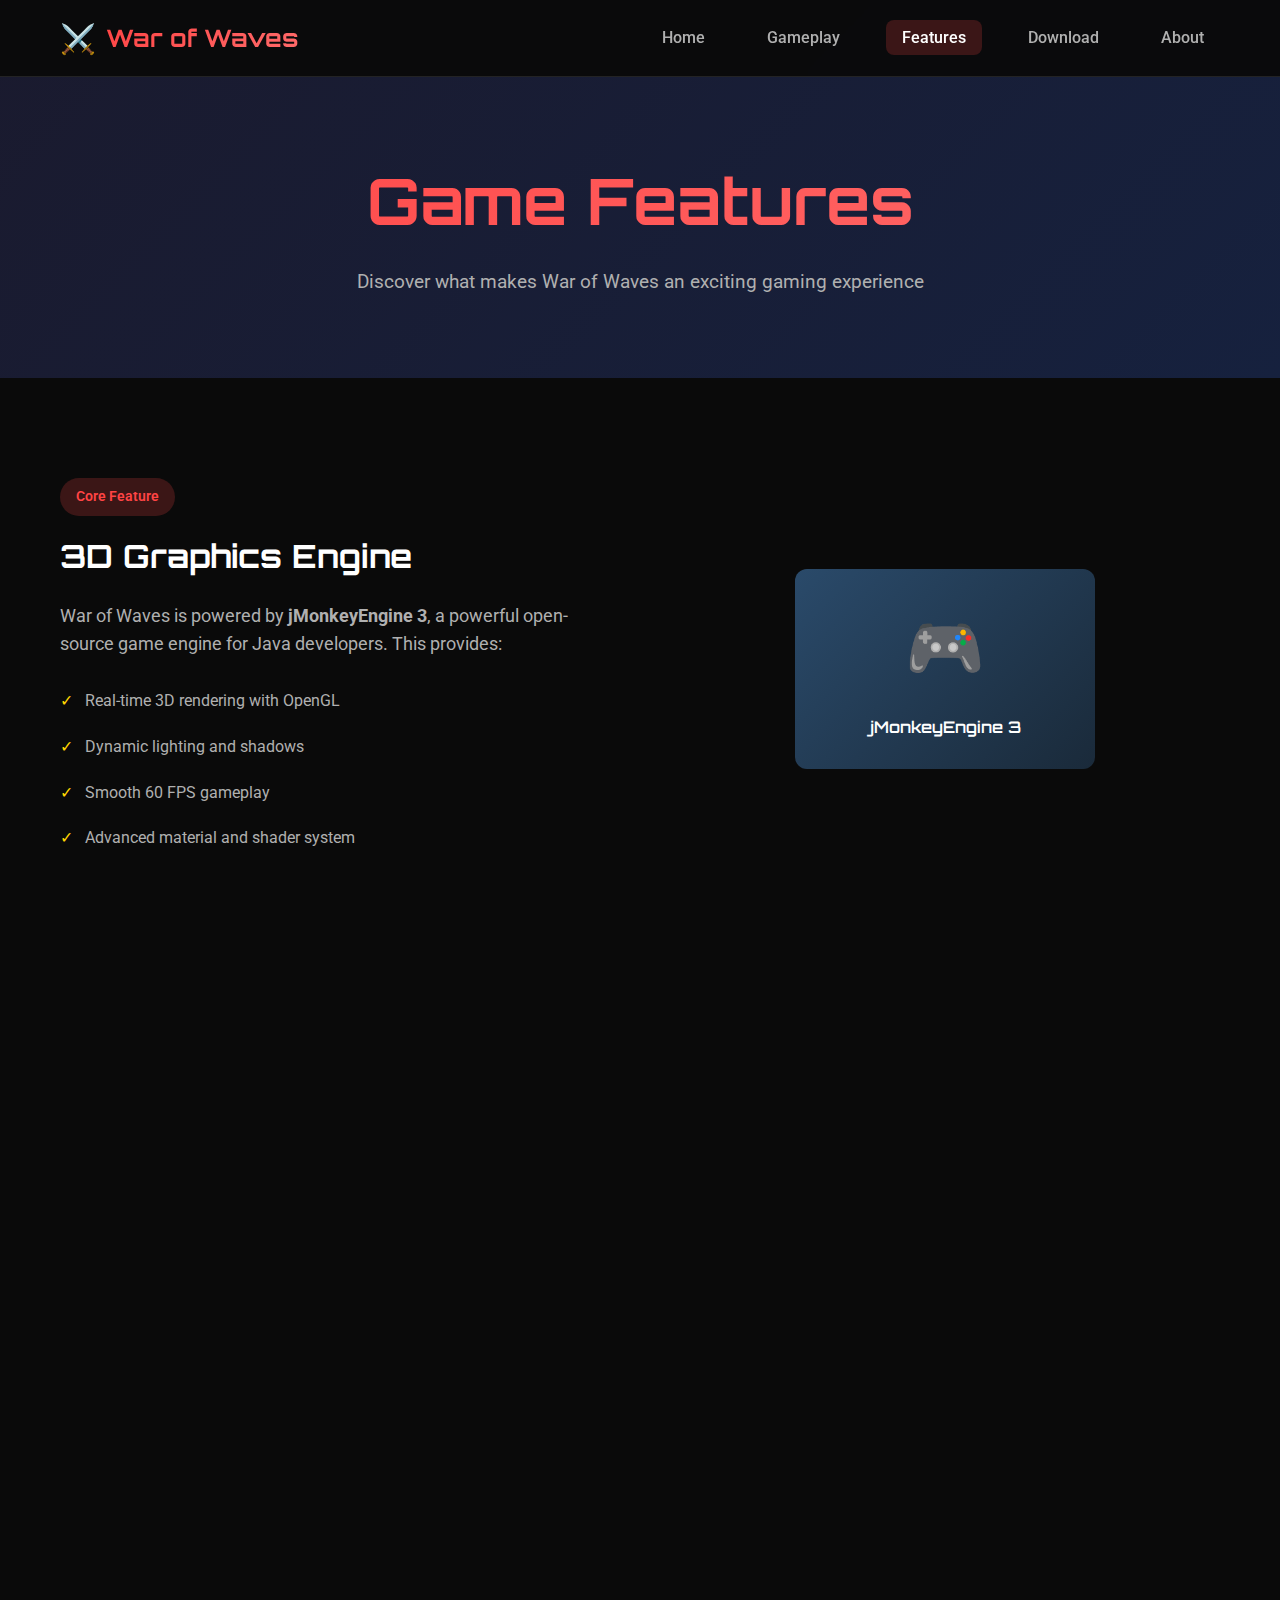
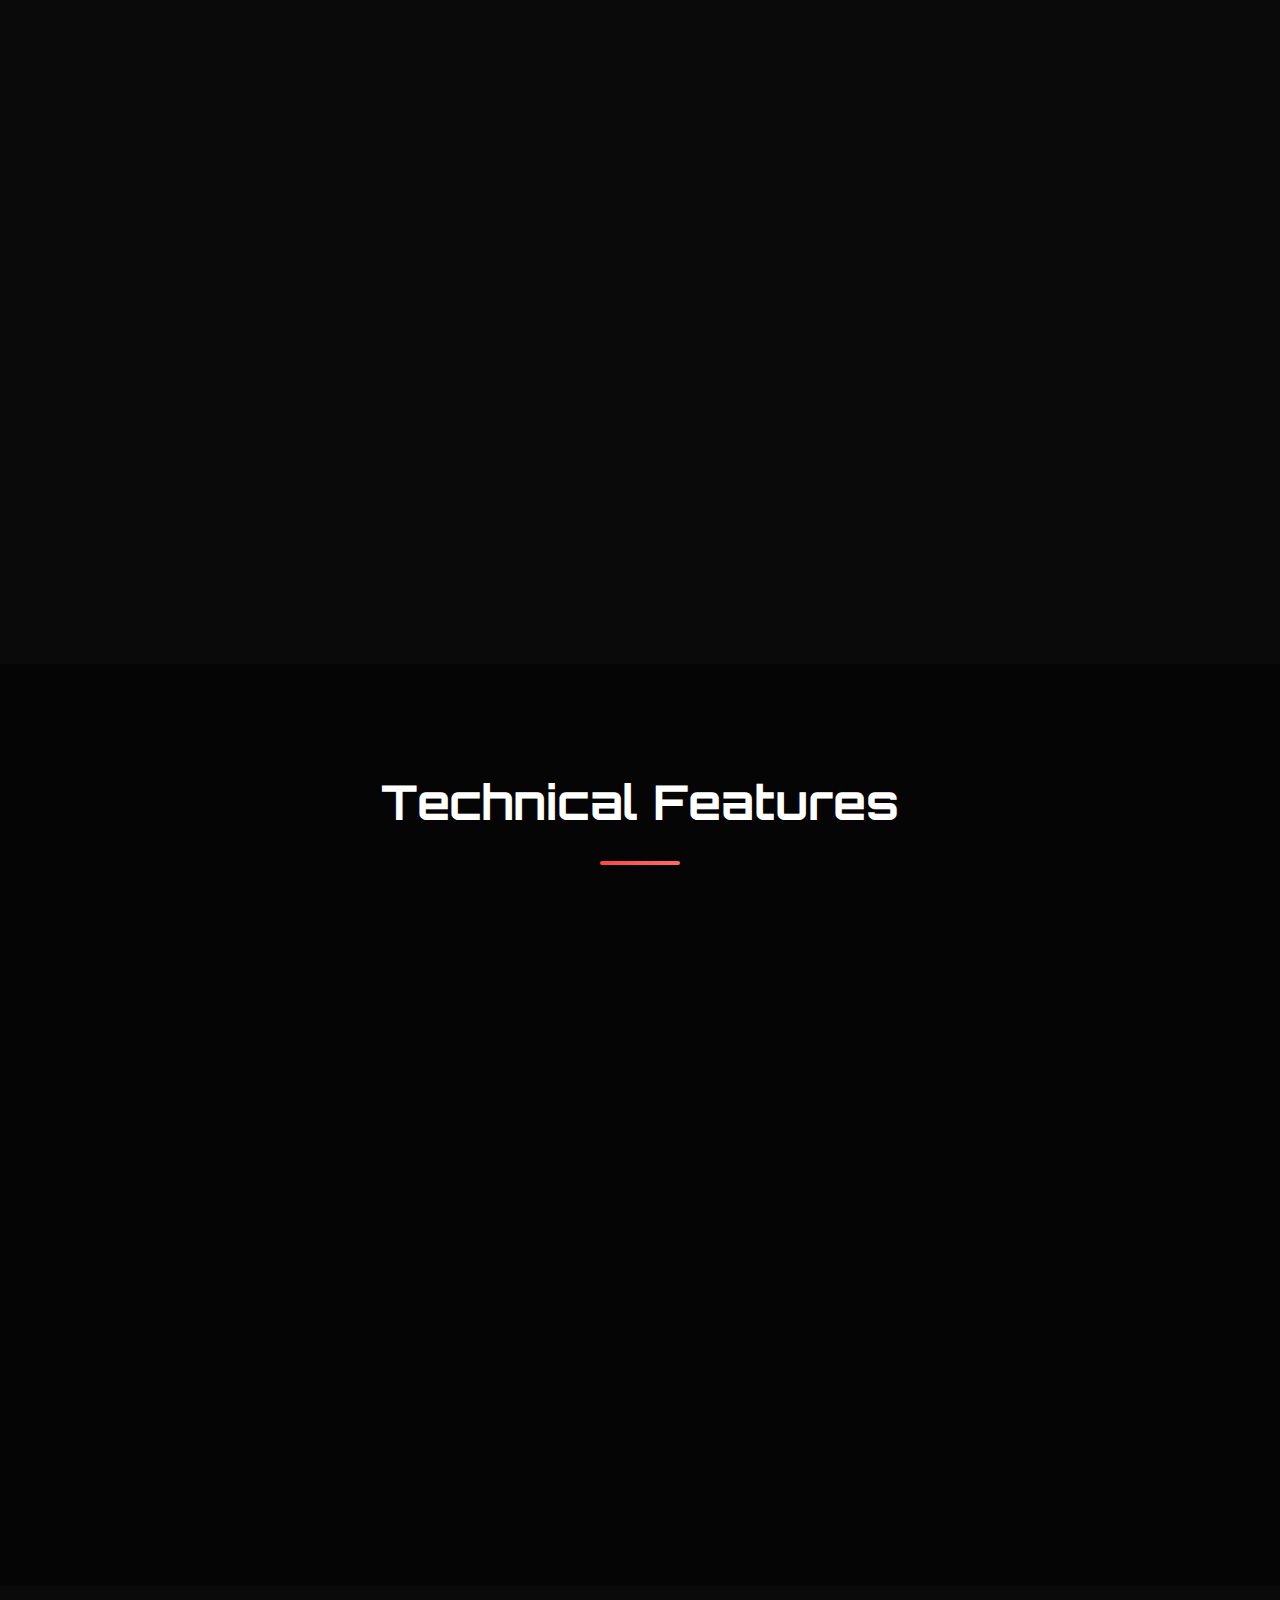
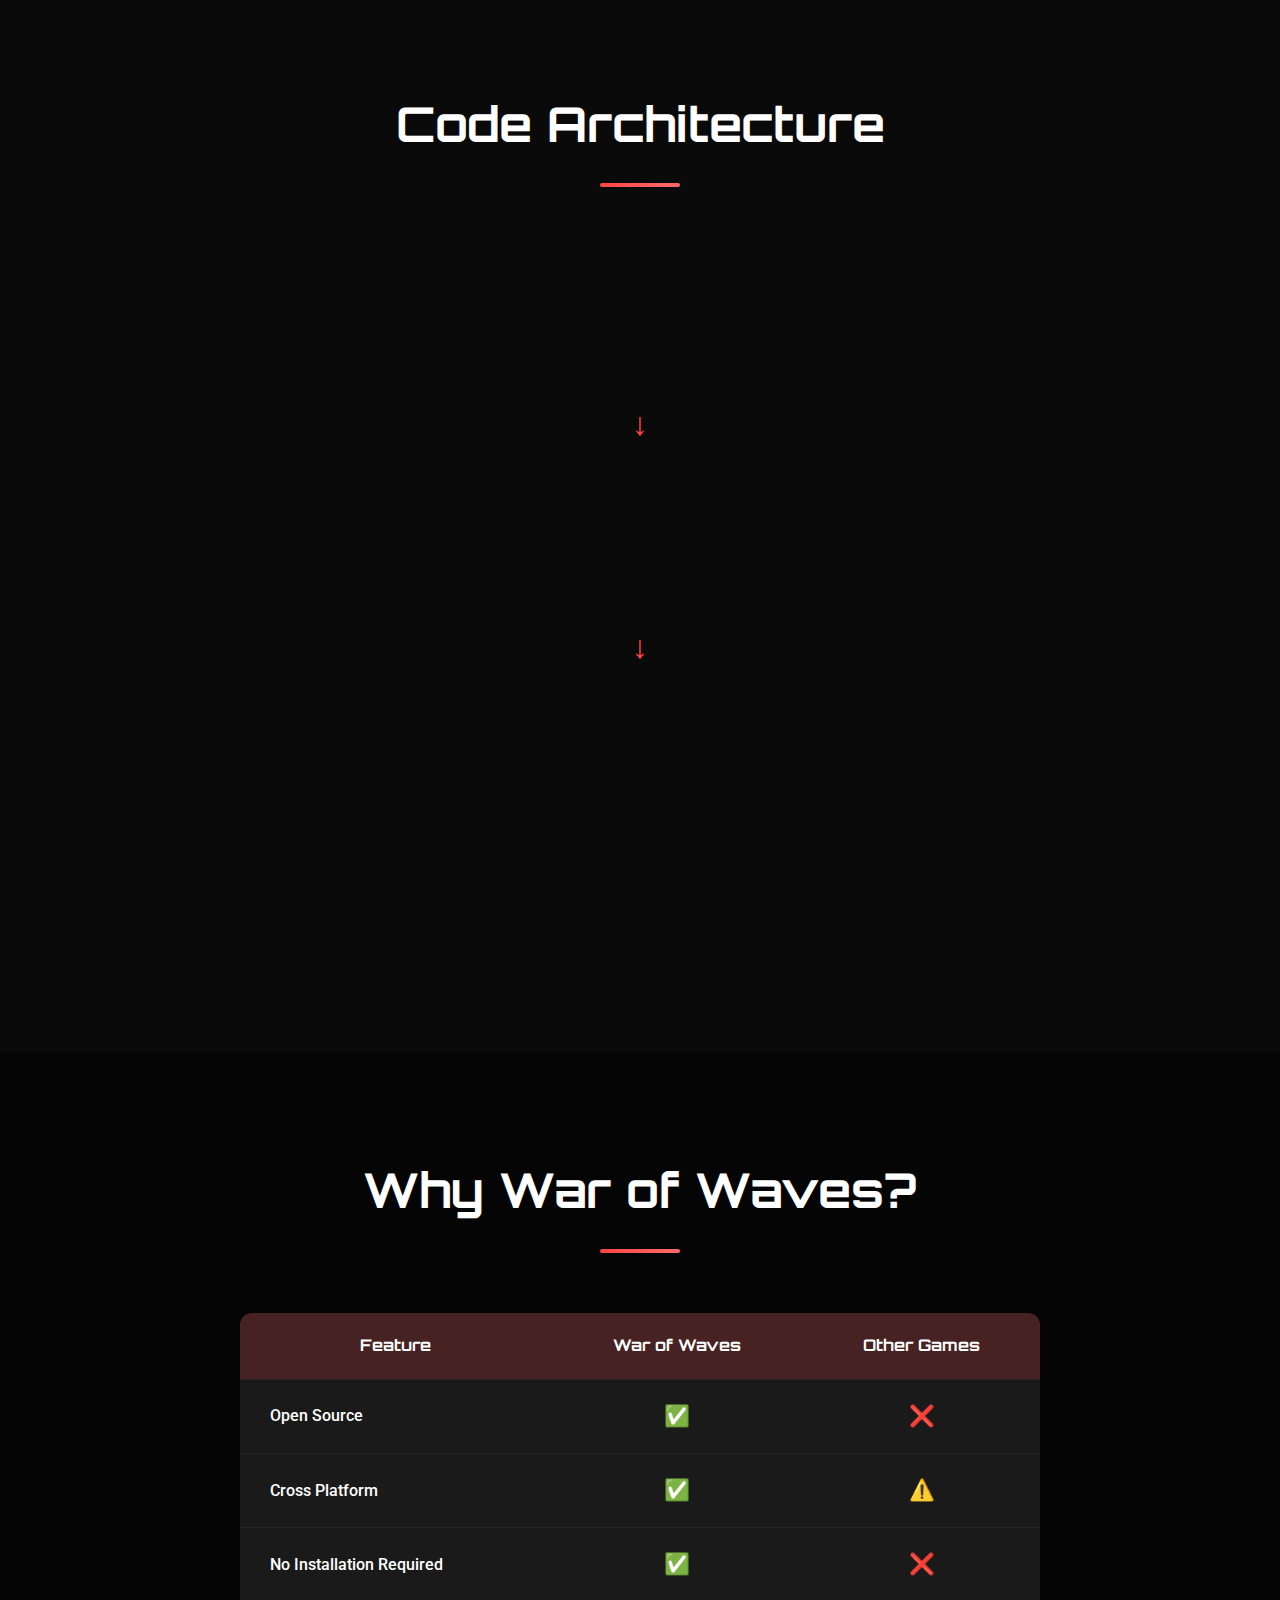
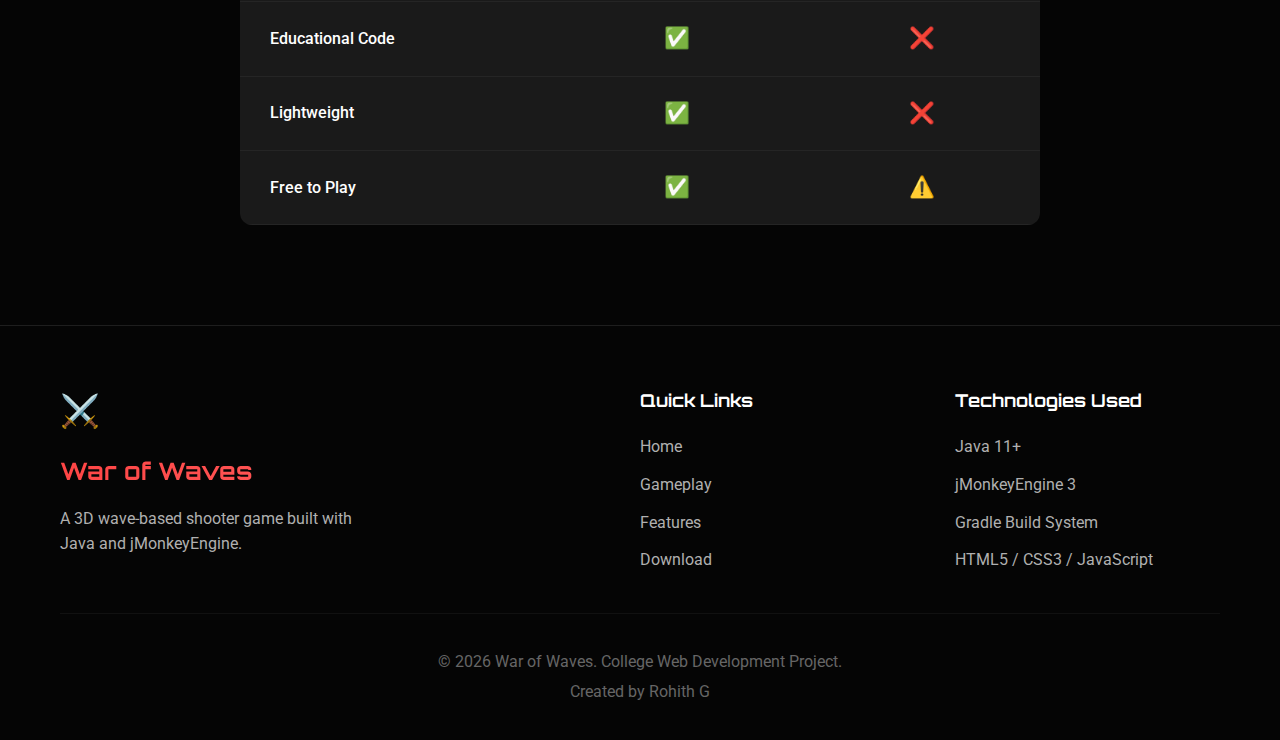
<file: features.html>
<!DOCTYPE html>
<html lang="en">
<head>
    <meta charset="UTF-8">
    <meta name="viewport" content="width=device-width, initial-scale=1.0">
    <title>Features - War of Waves</title>
    <link rel="stylesheet" href="css/style.css">
    <link href="https://fonts.googleapis.com/css2?family=Orbitron:wght@400;700;900&family=Roboto:wght@300;400;700&display=swap" rel="stylesheet">
</head>
<body>
    <!-- Navigation -->
    <nav class="navbar">
        <div class="nav-container">
            <a href="index.html" class="logo">
                <span class="logo-icon">⚔️</span>
                <span class="logo-text">War of Waves</span>
            </a>
            <ul class="nav-links">
                <li><a href="index.html">Home</a></li>
                <li><a href="gameplay.html">Gameplay</a></li>
                <li><a href="features.html" class="active">Features</a></li>
                <li><a href="download.html">Download</a></li>
                <li><a href="about.html">About</a></li>
            </ul>
            <button class="mobile-menu-btn" onclick="toggleMobileMenu()">☰</button>
        </div>
    </nav>

    <!-- Page Header -->
    <section class="page-header">
        <h1>Game Features</h1>
        <p>Discover what makes War of Waves an exciting gaming experience</p>
    </section>

    <!-- Main Features -->
    <section class="main-features">
        <div class="container">
            <div class="feature-showcase">
                <div class="feature-item">
                    <div class="feature-content">
                        <span class="feature-badge">Core Feature</span>
                        <h2>3D Graphics Engine</h2>
                        <p>War of Waves is powered by <strong>jMonkeyEngine 3</strong>, a powerful open-source game engine for Java developers. This provides:</p>
                        <ul>
                            <li>Real-time 3D rendering with OpenGL</li>
                            <li>Dynamic lighting and shadows</li>
                            <li>Smooth 60 FPS gameplay</li>
                            <li>Advanced material and shader system</li>
                        </ul>
                    </div>
                    <div class="feature-visual">
                        <div class="visual-box engine">
                            <span class="visual-icon">🎮</span>
                            <span class="visual-text">jMonkeyEngine 3</span>
                        </div>
                    </div>
                </div>

                <div class="feature-item reverse">
                    <div class="feature-content">
                        <span class="feature-badge">Gameplay</span>
                        <h2>First-Person Shooter</h2>
                        <p>Experience immersive first-person combat with:</p>
                        <ul>
                            <li>Precise mouse-controlled aiming</li>
                            <li>Smooth camera movement</li>
                            <li>Scope zoom functionality</li>
                            <li>Realistic recoil and feedback</li>
                        </ul>
                    </div>
                    <div class="feature-visual">
                        <div class="visual-box fps">
                            <span class="visual-icon">🔫</span>
                            <span class="visual-text">FPS Mechanics</span>
                        </div>
                    </div>
                </div>

                <div class="feature-item">
                    <div class="feature-content">
                        <span class="feature-badge">Environment</span>
                        <h2>Urban Battlefield</h2>
                        <p>Fight in a detailed 3D cityscape featuring:</p>
                        <ul>
                            <li>Multiple buildings for cover</li>
                            <li>Boundary walls defining the arena</li>
                            <li>Strategic positioning opportunities</li>
                            <li>Day/night sky backgrounds</li>
                        </ul>
                    </div>
                    <div class="feature-visual">
                        <div class="visual-box city">
                            <span class="visual-icon">🏙️</span>
                            <span class="visual-text">3D City Map</span>
                        </div>
                    </div>
                </div>

                <div class="feature-item reverse">
                    <div class="feature-content">
                        <span class="feature-badge">Combat</span>
                        <h2>Wave-Based Challenge</h2>
                        <p>Test your skills against endless waves of enemies:</p>
                        <ul>
                            <li>Progressive difficulty scaling</li>
                            <li>Increasing enemy count per wave</li>
                            <li>Faster and stronger enemies</li>
                            <li>Score multipliers for survival</li>
                        </ul>
                    </div>
                    <div class="feature-visual">
                        <div class="visual-box waves">
                            <span class="visual-icon">🌊</span>
                            <span class="visual-text">Wave System</span>
                        </div>
                    </div>
                </div>
            </div>
        </div>
    </section>

    <!-- Technical Features -->
    <section class="tech-features">
        <div class="container">
            <h2 class="section-title">Technical Features</h2>
            <div class="tech-grid">
                <div class="tech-card">
                    <div class="tech-icon">💻</div>
                    <h3>Cross-Platform</h3>
                    <p>Built with Java, runs on Windows, macOS, and Linux without modification.</p>
                </div>
                <div class="tech-card">
                    <div class="tech-icon">⚡</div>
                    <h3>Optimized Performance</h3>
                    <p>Efficient game loop and rendering pipeline for smooth gameplay.</p>
                </div>
                <div class="tech-card">
                    <div class="tech-icon">🎨</div>
                    <h3>Visual Effects</h3>
                    <p>Blood effects, damage overlays, and camera shake for immersive feedback.</p>
                </div>
                <div class="tech-card">
                    <div class="tech-icon">🔧</div>
                    <h3>Gradle Build</h3>
                    <p>Modern build system for easy compilation and dependency management.</p>
                </div>
                <div class="tech-card">
                    <div class="tech-icon">📦</div>
                    <h3>Modular Code</h3>
                    <p>Clean object-oriented architecture with separate classes for each component.</p>
                </div>
                <div class="tech-card">
                    <div class="tech-icon">🎯</div>
                    <h3>Collision Detection</h3>
                    <p>Accurate hit detection for bullets, enemies, and environment boundaries.</p>
                </div>
            </div>
        </div>
    </section>

    <!-- Code Architecture -->
    <section class="architecture-section">
        <div class="container">
            <h2 class="section-title">Code Architecture</h2>
            <div class="architecture-diagram">
                <div class="arch-node main">
                    <span class="node-icon">🚀</span>
                    <span class="node-name">Main.java</span>
                    <span class="node-desc">Application Entry Point</span>
                </div>
                <div class="arch-arrow">↓</div>
                <div class="arch-node game">
                    <span class="node-icon">🎮</span>
                    <span class="node-name">GameApp.java</span>
                    <span class="node-desc">Main Game Loop & Rendering</span>
                </div>
                <div class="arch-arrow">↓</div>
                <div class="arch-components">
                    <div class="arch-node component">
                        <span class="node-icon">🧑</span>
                        <span class="node-name">Player.java</span>
                        <span class="node-desc">Player Logic</span>
                    </div>
                    <div class="arch-node component">
                        <span class="node-icon">👾</span>
                        <span class="node-name">Enemy.java</span>
                        <span class="node-desc">Enemy AI</span>
                    </div>
                    <div class="arch-node component">
                        <span class="node-icon">🔫</span>
                        <span class="node-name">Gun.java</span>
                        <span class="node-desc">Weapon System</span>
                    </div>
                    <div class="arch-node component">
                        <span class="node-icon">💫</span>
                        <span class="node-name">Bullet.java</span>
                        <span class="node-desc">Projectiles</span>
                    </div>
                    <div class="arch-node component">
                        <span class="node-icon">🌊</span>
                        <span class="node-name">WaveManager.java</span>
                        <span class="node-desc">Wave Control</span>
                    </div>
                    <div class="arch-node component">
                        <span class="node-icon">💥</span>
                        <span class="node-name">BloodEffect.java</span>
                        <span class="node-desc">Visual Effects</span>
                    </div>
                </div>
            </div>
        </div>
    </section>

    <!-- Comparison Table -->
    <section class="comparison-section">
        <div class="container">
            <h2 class="section-title">Why War of Waves?</h2>
            <table class="comparison-table">
                <thead>
                    <tr>
                        <th>Feature</th>
                        <th>War of Waves</th>
                        <th>Other Games</th>
                    </tr>
                </thead>
                <tbody>
                    <tr>
                        <td>Open Source</td>
                        <td class="check">✅</td>
                        <td class="cross">❌</td>
                    </tr>
                    <tr>
                        <td>Cross Platform</td>
                        <td class="check">✅</td>
                        <td class="partial">⚠️</td>
                    </tr>
                    <tr>
                        <td>No Installation Required</td>
                        <td class="check">✅</td>
                        <td class="cross">❌</td>
                    </tr>
                    <tr>
                        <td>Educational Code</td>
                        <td class="check">✅</td>
                        <td class="cross">❌</td>
                    </tr>
                    <tr>
                        <td>Lightweight</td>
                        <td class="check">✅</td>
                        <td class="cross">❌</td>
                    </tr>
                    <tr>
                        <td>Free to Play</td>
                        <td class="check">✅</td>
                        <td class="partial">⚠️</td>
                    </tr>
                </tbody>
            </table>
        </div>
    </section>

    <!-- Footer -->
    <footer class="footer">
        <div class="container">
            <div class="footer-content">
                <div class="footer-brand">
                    <span class="logo-icon">⚔️</span>
                    <span class="logo-text">War of Waves</span>
                    <p>A 3D wave-based shooter game built with Java and jMonkeyEngine.</p>
                </div>
                <div class="footer-links">
                    <h4>Quick Links</h4>
                    <ul>
                        <li><a href="index.html">Home</a></li>
                        <li><a href="gameplay.html">Gameplay</a></li>
                        <li><a href="features.html">Features</a></li>
                        <li><a href="download.html">Download</a></li>
                    </ul>
                </div>
                <div class="footer-tech">
                    <h4>Technologies Used</h4>
                    <ul>
                        <li>Java 11+</li>
                        <li>jMonkeyEngine 3</li>
                        <li>Gradle Build System</li>
                        <li>HTML5 / CSS3 / JavaScript</li>
                    </ul>
                </div>
            </div>
            <div class="footer-bottom">
                <p>&copy; 2026 War of Waves. College Web Development Project.</p>
                <p>Created by Rohith G</p>
            </div>
        </div>
    </footer>

    <script src="js/main.js"></script>
</body>
</html>
</file>
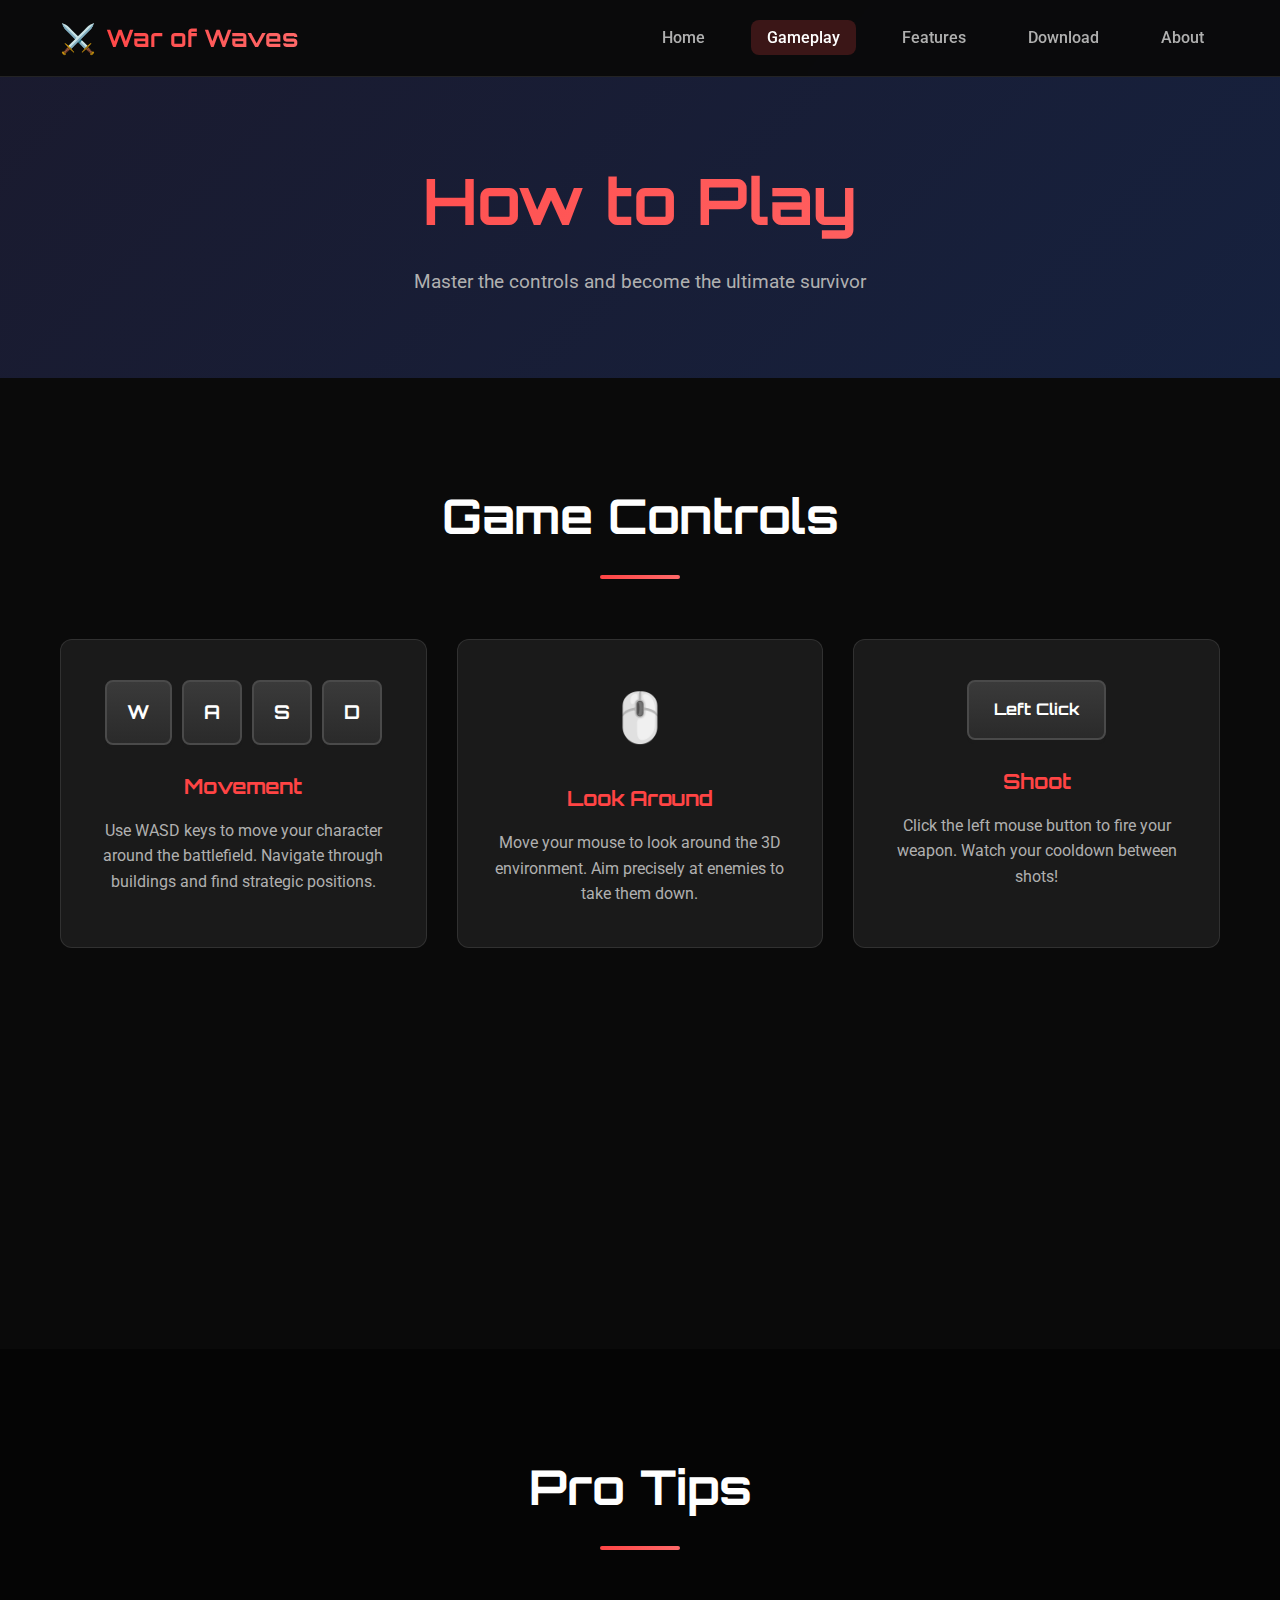
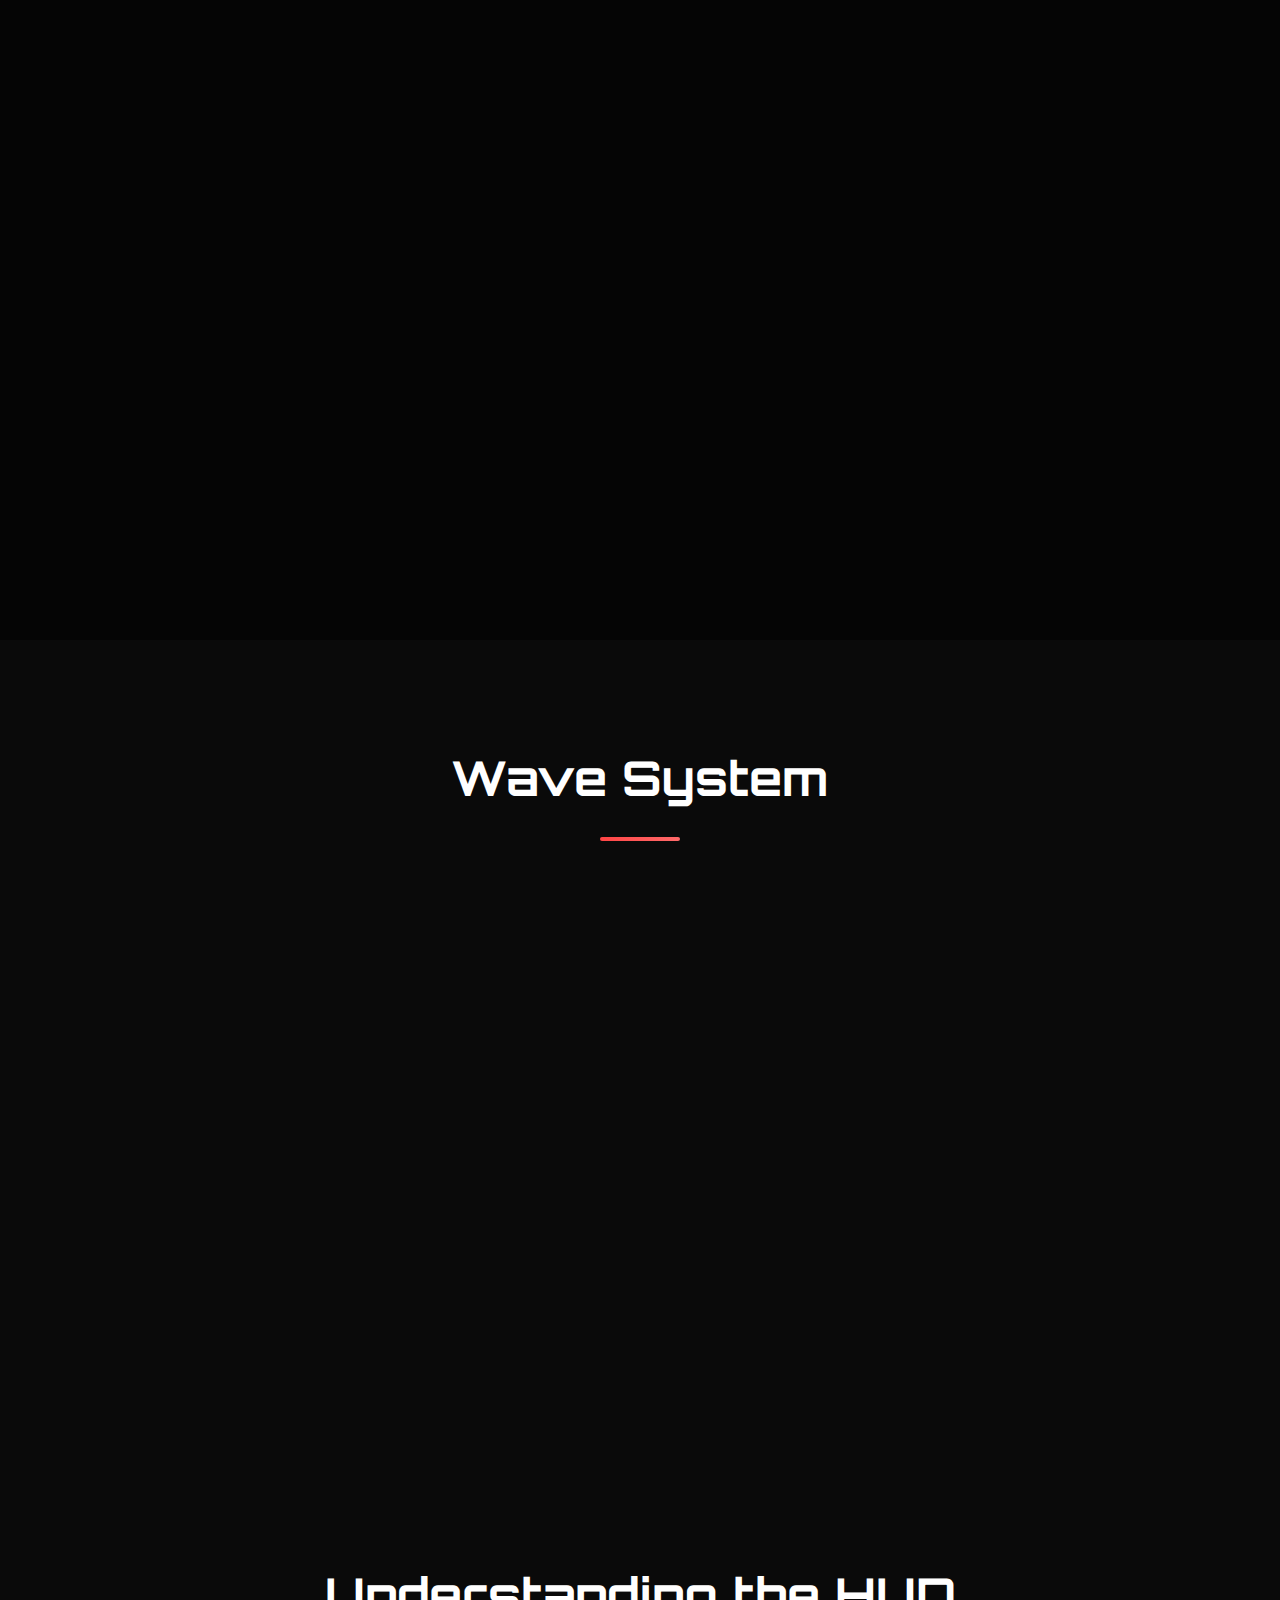
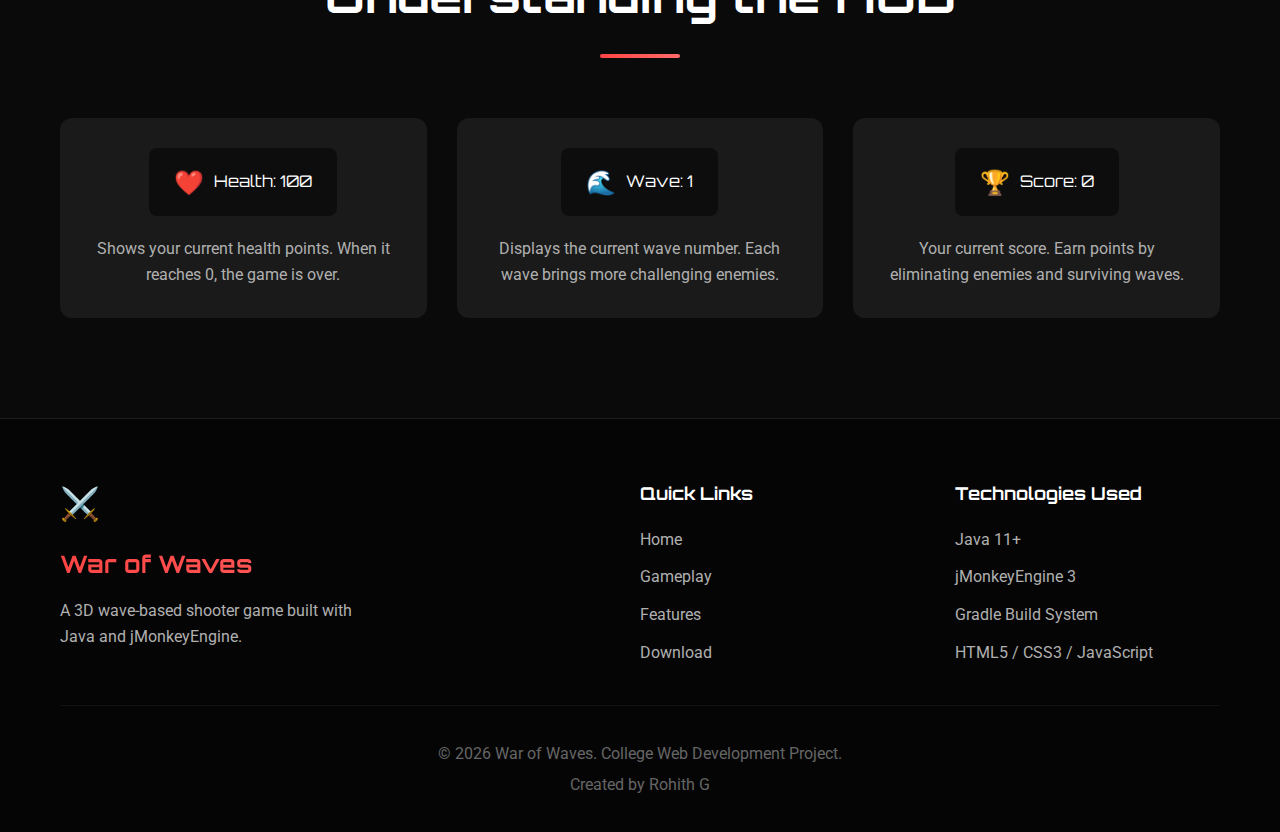
<file: gameplay.html>
<!DOCTYPE html>
<html lang="en">
<head>
    <meta charset="UTF-8">
    <meta name="viewport" content="width=device-width, initial-scale=1.0">
    <title>Gameplay - War of Waves</title>
    <link rel="stylesheet" href="css/style.css">
    <link href="https://fonts.googleapis.com/css2?family=Orbitron:wght@400;700;900&family=Roboto:wght@300;400;700&display=swap" rel="stylesheet">
</head>
<body>
    <!-- Navigation -->
    <nav class="navbar">
        <div class="nav-container">
            <a href="index.html" class="logo">
                <span class="logo-icon">⚔️</span>
                <span class="logo-text">War of Waves</span>
            </a>
            <ul class="nav-links">
                <li><a href="index.html">Home</a></li>
                <li><a href="gameplay.html" class="active">Gameplay</a></li>
                <li><a href="features.html">Features</a></li>
                <li><a href="download.html">Download</a></li>
                <li><a href="about.html">About</a></li>
            </ul>
            <button class="mobile-menu-btn" onclick="toggleMobileMenu()">☰</button>
        </div>
    </nav>

    <!-- Page Header -->
    <section class="page-header">
        <h1>How to Play</h1>
        <p>Master the controls and become the ultimate survivor</p>
    </section>

    <!-- Controls Section -->
    <section class="controls-section">
        <div class="container">
            <h2 class="section-title">Game Controls</h2>
            <div class="controls-grid">
                <div class="control-card">
                    <div class="key-display">
                        <span class="key">W</span>
                        <span class="key">A</span>
                        <span class="key">S</span>
                        <span class="key">D</span>
                    </div>
                    <h3>Movement</h3>
                    <p>Use WASD keys to move your character around the battlefield. Navigate through buildings and find strategic positions.</p>
                </div>
                <div class="control-card">
                    <div class="key-display mouse">
                        <span class="mouse-icon">🖱️</span>
                    </div>
                    <h3>Look Around</h3>
                    <p>Move your mouse to look around the 3D environment. Aim precisely at enemies to take them down.</p>
                </div>
                <div class="control-card">
                    <div class="key-display">
                        <span class="key large">Left Click</span>
                    </div>
                    <h3>Shoot</h3>
                    <p>Click the left mouse button to fire your weapon. Watch your cooldown between shots!</p>
                </div>
                <div class="control-card">
                    <div class="key-display">
                        <span class="key">R</span>
                    </div>
                    <h3>Restart</h3>
                    <p>Press R to restart the game after game over. Try to beat your previous high score!</p>
                </div>
                <div class="control-card">
                    <div class="key-display">
                        <span class="key">ESC</span>
                    </div>
                    <h3>Exit Game</h3>
                    <p>Press ESC to exit the game at any time. Your progress will not be saved.</p>
                </div>
                <div class="control-card">
                    <div class="key-display">
                        <span class="key large">Right Click</span>
                    </div>
                    <h3>Scope / Aim</h3>
                    <p>Right-click to use your weapon's scope for more precise aiming at distant enemies.</p>
                </div>
            </div>
        </div>
    </section>

    <!-- Gameplay Tips -->
    <section class="tips-section">
        <div class="container">
            <h2 class="section-title">Pro Tips</h2>
            <div class="tips-container">
                <div class="tip-card">
                    <span class="tip-number">01</span>
                    <h3>Keep Moving</h3>
                    <p>Never stay in one place for too long. Enemies will surround you if you remain stationary. Use the urban environment to your advantage.</p>
                </div>
                <div class="tip-card">
                    <span class="tip-number">02</span>
                    <h3>Use Cover</h3>
                    <p>The buildings in the game world provide excellent cover. Duck behind walls and corners to avoid enemy fire while you reload or recover.</p>
                </div>
                <div class="tip-card">
                    <span class="tip-number">03</span>
                    <h3>Aim for Accuracy</h3>
                    <p>Each shot counts. Take your time to aim properly rather than spraying bullets everywhere. Headshots do more damage!</p>
                </div>
                <div class="tip-card">
                    <span class="tip-number">04</span>
                    <h3>Watch Your Health</h3>
                    <p>Your health doesn't regenerate automatically. Be careful about taking unnecessary damage, especially in later waves.</p>
                </div>
                <div class="tip-card">
                    <span class="tip-number">05</span>
                    <h3>Learn Enemy Patterns</h3>
                    <p>Enemies have predictable movement patterns. Learn how they approach and use this knowledge to set up ambushes.</p>
                </div>
                <div class="tip-card">
                    <span class="tip-number">06</span>
                    <h3>Manage Cooldowns</h3>
                    <p>Your weapon has a shooting cooldown. Time your shots carefully and don't spam the fire button or you'll waste opportunities.</p>
                </div>
            </div>
        </div>
    </section>

    <!-- Wave System -->
    <section class="wave-section">
        <div class="container">
            <h2 class="section-title">Wave System</h2>
            <div class="wave-info">
                <div class="wave-card">
                    <div class="wave-header early">
                        <span class="wave-icon">🌊</span>
                        <h3>Early Waves (1-10)</h3>
                    </div>
                    <p>The beginning waves are relatively easy. Use this time to get familiar with the controls and the map layout. Enemies are slower and deal less damage.</p>
                    <ul>
                        <li>Few enemies per wave</li>
                        <li>Slow enemy movement</li>
                        <li>Low damage output</li>
                    </ul>
                </div>
                <div class="wave-card">
                    <div class="wave-header mid">
                        <span class="wave-icon">🌊🌊</span>
                        <h3>Mid Waves (11-30)</h3>
                    </div>
                    <p>The challenge increases significantly. More enemies spawn with each wave, and they become faster and more aggressive. Stay alert!</p>
                    <ul>
                        <li>More enemies per wave</li>
                        <li>Faster enemy movement</li>
                        <li>Increased damage</li>
                    </ul>
                </div>
                <div class="wave-card">
                    <div class="wave-header late">
                        <span class="wave-icon">🌊🌊🌊</span>
                        <h3>Late Waves (30+)</h3>
                    </div>
                    <p>Only the most skilled players reach these waves. Enemies are relentless, and survival becomes extremely difficult. Good luck!</p>
                    <ul>
                        <li>Massive enemy hordes</li>
                        <li>Maximum aggression</li>
                        <li>Elite enemies appear</li>
                    </ul>
                </div>
            </div>
        </div>
    </section>

    <!-- HUD Explanation -->
    <section class="hud-section">
        <div class="container">
            <h2 class="section-title">Understanding the HUD</h2>
            <div class="hud-diagram">
                <div class="hud-box">
                    <div class="hud-element health">
                        <span class="hud-icon">❤️</span>
                        <span class="hud-label">Health: 100</span>
                    </div>
                    <p>Shows your current health points. When it reaches 0, the game is over.</p>
                </div>
                <div class="hud-box">
                    <div class="hud-element wave">
                        <span class="hud-icon">🌊</span>
                        <span class="hud-label">Wave: 1</span>
                    </div>
                    <p>Displays the current wave number. Each wave brings more challenging enemies.</p>
                </div>
                <div class="hud-box">
                    <div class="hud-element score">
                        <span class="hud-icon">🏆</span>
                        <span class="hud-label">Score: 0</span>
                    </div>
                    <p>Your current score. Earn points by eliminating enemies and surviving waves.</p>
                </div>
            </div>
        </div>
    </section>

    <!-- Footer -->
    <footer class="footer">
        <div class="container">
            <div class="footer-content">
                <div class="footer-brand">
                    <span class="logo-icon">⚔️</span>
                    <span class="logo-text">War of Waves</span>
                    <p>A 3D wave-based shooter game built with Java and jMonkeyEngine.</p>
                </div>
                <div class="footer-links">
                    <h4>Quick Links</h4>
                    <ul>
                        <li><a href="index.html">Home</a></li>
                        <li><a href="gameplay.html">Gameplay</a></li>
                        <li><a href="features.html">Features</a></li>
                        <li><a href="download.html">Download</a></li>
                    </ul>
                </div>
                <div class="footer-tech">
                    <h4>Technologies Used</h4>
                    <ul>
                        <li>Java 11+</li>
                        <li>jMonkeyEngine 3</li>
                        <li>Gradle Build System</li>
                        <li>HTML5 / CSS3 / JavaScript</li>
                    </ul>
                </div>
            </div>
            <div class="footer-bottom">
                <p>&copy; 2026 War of Waves. College Web Development Project.</p>
                <p>Created by Rohith G</p>
            </div>
        </div>
    </footer>

    <script src="js/main.js"></script>
</body>
</html>
</file>
<file: css/style.css>
/* ===================================
   WAR OF WAVES - CSS STYLESHEET
   College Web Development Project
   =================================== */

/* CSS Variables */
:root {
    --primary-color: #ff4444;
    --primary-dark: #cc0000;
    --secondary-color: #4a90d9;
    --accent-color: #ffd700;
    --bg-dark: #0a0a0a;
    --bg-darker: #050505;
    --bg-card: #1a1a1a;
    --bg-card-hover: #252525;
    --text-primary: #ffffff;
    --text-secondary: #b0b0b0;
    --text-muted: #666666;
    --gradient-primary: linear-gradient(135deg, #ff4444 0%, #ff6b6b 100%);
    --gradient-secondary: linear-gradient(135deg, #4a90d9 0%, #67b5ff 100%);
    --gradient-gold: linear-gradient(135deg, #ffd700 0%, #ffeb3b 100%);
    --shadow-soft: 0 4px 20px rgba(0, 0, 0, 0.3);
    --shadow-glow: 0 0 30px rgba(255, 68, 68, 0.3);
    --border-radius: 12px;
    --transition: all 0.3s ease;
}

/* Reset & Base Styles */
* {
    margin: 0;
    padding: 0;
    box-sizing: border-box;
}

html {
    scroll-behavior: smooth;
}

body {
    font-family: 'Roboto', sans-serif;
    background-color: var(--bg-dark);
    color: var(--text-primary);
    line-height: 1.6;
    overflow-x: hidden;
}

h1, h2, h3, h4, h5, h6 {
    font-family: 'Orbitron', sans-serif;
    font-weight: 700;
}

a {
    text-decoration: none;
    color: inherit;
    transition: var(--transition);
}

ul {
    list-style: none;
}

img {
    max-width: 100%;
    height: auto;
}

.container {
    max-width: 1200px;
    margin: 0 auto;
    padding: 0 20px;
}

/* ===================================
   NAVIGATION
   =================================== */
.navbar {
    position: fixed;
    top: 0;
    left: 0;
    right: 0;
    background: rgba(10, 10, 10, 0.95);
    backdrop-filter: blur(10px);
    z-index: 1000;
    padding: 15px 0;
    border-bottom: 1px solid rgba(255, 255, 255, 0.1);
}

.nav-container {
    max-width: 1200px;
    margin: 0 auto;
    padding: 0 20px;
    display: flex;
    justify-content: space-between;
    align-items: center;
}

.logo {
    display: flex;
    align-items: center;
    gap: 10px;
    font-family: 'Orbitron', sans-serif;
    font-size: 1.5rem;
    font-weight: 700;
}

.logo-icon {
    font-size: 1.8rem;
}

.logo-text {
    background: var(--gradient-primary);
    -webkit-background-clip: text;
    -webkit-text-fill-color: transparent;
    background-clip: text;
}

.nav-links {
    display: flex;
    gap: 30px;
}

.nav-links a {
    color: var(--text-secondary);
    font-weight: 500;
    padding: 8px 16px;
    border-radius: 8px;
    transition: var(--transition);
}

.nav-links a:hover,
.nav-links a.active {
    color: var(--text-primary);
    background: rgba(255, 68, 68, 0.2);
}

.mobile-menu-btn {
    display: none;
    background: none;
    border: none;
    color: var(--text-primary);
    font-size: 1.5rem;
    cursor: pointer;
}

/* ===================================
   HERO SECTION
   =================================== */
.hero {
    min-height: 100vh;
    display: flex;
    align-items: center;
    justify-content: center;
    position: relative;
    background: linear-gradient(135deg, #0a0a0a 0%, #1a1a2e 50%, #16213e 100%);
    overflow: hidden;
}

.hero::before {
    content: '';
    position: absolute;
    top: 0;
    left: 0;
    right: 0;
    bottom: 0;
    background: url('data:image/svg+xml,<svg xmlns="http://www.w3.org/2000/svg" viewBox="0 0 100 100"><circle cx="50" cy="50" r="1" fill="rgba(255,255,255,0.1)"/></svg>');
    background-size: 50px 50px;
    animation: moveBackground 20s linear infinite;
}

@keyframes moveBackground {
    0% { transform: translateY(0); }
    100% { transform: translateY(-50px); }
}

.hero-overlay {
    position: absolute;
    top: 0;
    left: 0;
    right: 0;
    bottom: 0;
    background: radial-gradient(circle at center, transparent 0%, rgba(10, 10, 10, 0.8) 100%);
}

.hero-content {
    text-align: center;
    z-index: 1;
    padding: 20px;
}

.hero-title {
    font-size: clamp(3rem, 10vw, 6rem);
    margin-bottom: 20px;
    display: flex;
    flex-direction: column;
    gap: 10px;
}

.title-war {
    color: var(--primary-color);
    text-shadow: 0 0 30px rgba(255, 68, 68, 0.5);
    animation: pulse 2s ease-in-out infinite;
}

.title-of {
    font-size: 0.4em;
    color: var(--text-secondary);
}

.title-waves {
    color: var(--secondary-color);
    text-shadow: 0 0 30px rgba(74, 144, 217, 0.5);
    animation: pulse 2s ease-in-out infinite 0.5s;
}

@keyframes pulse {
    0%, 100% { transform: scale(1); }
    50% { transform: scale(1.02); }
}

.hero-subtitle {
    font-size: 1.3rem;
    color: var(--text-secondary);
    margin-bottom: 40px;
    max-width: 600px;
    margin-left: auto;
    margin-right: auto;
}

.hero-buttons {
    display: flex;
    gap: 20px;
    justify-content: center;
    flex-wrap: wrap;
}

.scroll-indicator {
    position: absolute;
    bottom: 30px;
    left: 50%;
    transform: translateX(-50%);
    text-align: center;
    color: var(--text-muted);
    font-size: 0.9rem;
    animation: bounce 2s ease-in-out infinite;
}

.scroll-arrow {
    font-size: 1.5rem;
    margin-top: 5px;
}

@keyframes bounce {
    0%, 100% { transform: translateX(-50%) translateY(0); }
    50% { transform: translateX(-50%) translateY(10px); }
}

/* ===================================
   BUTTONS
   =================================== */
.btn {
    display: inline-flex;
    align-items: center;
    gap: 10px;
    padding: 15px 30px;
    border-radius: 50px;
    font-family: 'Orbitron', sans-serif;
    font-weight: 600;
    font-size: 1rem;
    cursor: pointer;
    transition: var(--transition);
    border: none;
}

.btn-primary {
    background: var(--gradient-primary);
    color: white;
    box-shadow: 0 4px 15px rgba(255, 68, 68, 0.4);
}

.btn-primary:hover {
    transform: translateY(-3px);
    box-shadow: 0 8px 25px rgba(255, 68, 68, 0.5);
}

.btn-secondary {
    background: transparent;
    color: var(--text-primary);
    border: 2px solid rgba(255, 255, 255, 0.3);
}

.btn-secondary:hover {
    background: rgba(255, 255, 255, 0.1);
    border-color: var(--primary-color);
}

.btn-download {
    background: var(--gradient-secondary);
    color: white;
    width: 100%;
    justify-content: center;
    box-shadow: 0 4px 15px rgba(74, 144, 217, 0.4);
}

.btn-download:hover {
    transform: translateY(-3px);
    box-shadow: 0 8px 25px rgba(74, 144, 217, 0.5);
}

.btn-large {
    padding: 20px 50px;
    font-size: 1.2rem;
}

.btn-full {
    width: 100%;
    justify-content: center;
}

.btn-icon {
    font-size: 1.2rem;
}

/* ===================================
   SECTIONS
   =================================== */
section {
    padding: 100px 0;
}

.section-title {
    text-align: center;
    font-size: clamp(2rem, 5vw, 3rem);
    margin-bottom: 60px;
    position: relative;
}

.section-title::after {
    content: '';
    display: block;
    width: 80px;
    height: 4px;
    background: var(--gradient-primary);
    margin: 20px auto 0;
    border-radius: 2px;
}

.section-subtitle {
    text-align: center;
    color: var(--text-secondary);
    margin-top: -40px;
    margin-bottom: 50px;
}

/* ===================================
   OVERVIEW SECTION
   =================================== */
.overview {
    background: var(--bg-darker);
}

.overview-content {
    display: grid;
    grid-template-columns: 1fr 1fr;
    gap: 60px;
    align-items: center;
}

.overview-text p {
    color: var(--text-secondary);
    margin-bottom: 20px;
    font-size: 1.1rem;
}

.overview-text strong {
    color: var(--primary-color);
}

.feature-list {
    margin-top: 30px;
}

.feature-list li {
    padding: 10px 0;
    font-size: 1.1rem;
    color: var(--text-primary);
}

.game-preview {
    background: var(--bg-card);
    border-radius: var(--border-radius);
    overflow: hidden;
    aspect-ratio: 16/9;
    display: flex;
    align-items: center;
    justify-content: center;
    border: 1px solid rgba(255, 255, 255, 0.1);
}

.preview-placeholder {
    display: flex;
    flex-direction: column;
    align-items: center;
    gap: 15px;
    color: var(--text-muted);
}

.preview-icon {
    font-size: 4rem;
}

.preview-text {
    font-family: 'Orbitron', sans-serif;
}

/* ===================================
   STATS SECTION
   =================================== */
.stats {
    background: linear-gradient(135deg, rgba(255, 68, 68, 0.1) 0%, rgba(74, 144, 217, 0.1) 100%);
}

.stats-grid {
    display: grid;
    grid-template-columns: repeat(4, 1fr);
    gap: 30px;
}

.stat-card {
    background: var(--bg-card);
    padding: 40px 20px;
    border-radius: var(--border-radius);
    text-align: center;
    border: 1px solid rgba(255, 255, 255, 0.1);
    transition: var(--transition);
}

.stat-card:hover {
    transform: translateY(-10px);
    box-shadow: var(--shadow-glow);
}

.stat-icon {
    font-size: 3rem;
    margin-bottom: 15px;
}

.stat-number {
    font-family: 'Orbitron', sans-serif;
    font-size: 3rem;
    font-weight: 900;
    color: var(--primary-color);
    margin-bottom: 10px;
}

.stat-label {
    color: var(--text-secondary);
    font-size: 1rem;
}

/* ===================================
   FEATURES GRID
   =================================== */
.features-grid {
    display: grid;
    grid-template-columns: repeat(3, 1fr);
    gap: 30px;
}

.feature-card {
    background: var(--bg-card);
    padding: 40px 30px;
    border-radius: var(--border-radius);
    text-align: center;
    border: 1px solid rgba(255, 255, 255, 0.1);
    transition: var(--transition);
}

.feature-card:hover {
    background: var(--bg-card-hover);
    transform: translateY(-5px);
    border-color: var(--primary-color);
}

.feature-icon {
    font-size: 3rem;
    margin-bottom: 20px;
}

.feature-card h3 {
    font-size: 1.3rem;
    margin-bottom: 15px;
    color: var(--text-primary);
}

.feature-card p {
    color: var(--text-secondary);
    line-height: 1.6;
}

/* ===================================
   CTA SECTION
   =================================== */
.cta {
    background: linear-gradient(135deg, var(--primary-color) 0%, var(--primary-dark) 100%);
    text-align: center;
    padding: 80px 0;
}

.cta h2 {
    font-size: 2.5rem;
    margin-bottom: 15px;
}

.cta p {
    font-size: 1.2rem;
    margin-bottom: 30px;
    opacity: 0.9;
}

/* ===================================
   PAGE HEADER
   =================================== */
.page-header {
    background: linear-gradient(135deg, #1a1a2e 0%, #16213e 100%);
    padding: 150px 20px 80px;
    text-align: center;
}

.page-header h1 {
    font-size: clamp(2.5rem, 6vw, 4rem);
    margin-bottom: 15px;
    background: var(--gradient-primary);
    -webkit-background-clip: text;
    -webkit-text-fill-color: transparent;
    background-clip: text;
}

.page-header p {
    font-size: 1.2rem;
    color: var(--text-secondary);
}

/* ===================================
   CONTROLS SECTION
   =================================== */
.controls-grid {
    display: grid;
    grid-template-columns: repeat(3, 1fr);
    gap: 30px;
}

.control-card {
    background: var(--bg-card);
    padding: 40px 30px;
    border-radius: var(--border-radius);
    text-align: center;
    border: 1px solid rgba(255, 255, 255, 0.1);
    transition: var(--transition);
}

.control-card:hover {
    border-color: var(--primary-color);
}

.key-display {
    display: flex;
    justify-content: center;
    gap: 10px;
    margin-bottom: 25px;
    flex-wrap: wrap;
}

.key {
    background: linear-gradient(180deg, #3a3a3a 0%, #2a2a2a 100%);
    padding: 15px 20px;
    border-radius: 8px;
    font-family: 'Orbitron', sans-serif;
    font-weight: 700;
    font-size: 1.2rem;
    min-width: 50px;
    border: 2px solid #4a4a4a;
    box-shadow: 0 4px 0 #1a1a1a;
}

.key.large {
    padding: 15px 25px;
    font-size: 1rem;
}

.mouse-icon {
    font-size: 3rem;
}

.control-card h3 {
    font-size: 1.3rem;
    margin-bottom: 15px;
    color: var(--primary-color);
}

.control-card p {
    color: var(--text-secondary);
}

/* ===================================
   TIPS SECTION
   =================================== */
.tips-section {
    background: var(--bg-darker);
}

.tips-container {
    display: grid;
    grid-template-columns: repeat(2, 1fr);
    gap: 30px;
}

.tip-card {
    background: var(--bg-card);
    padding: 30px;
    border-radius: var(--border-radius);
    border-left: 4px solid var(--primary-color);
    position: relative;
}

.tip-number {
    position: absolute;
    top: 20px;
    right: 20px;
    font-family: 'Orbitron', sans-serif;
    font-size: 2rem;
    font-weight: 900;
    color: rgba(255, 68, 68, 0.2);
}

.tip-card h3 {
    font-size: 1.2rem;
    margin-bottom: 15px;
    color: var(--primary-color);
}

.tip-card p {
    color: var(--text-secondary);
}

/* ===================================
   WAVE SECTION
   =================================== */
.wave-info {
    display: grid;
    grid-template-columns: repeat(3, 1fr);
    gap: 30px;
}

.wave-card {
    background: var(--bg-card);
    border-radius: var(--border-radius);
    overflow: hidden;
    border: 1px solid rgba(255, 255, 255, 0.1);
}

.wave-header {
    padding: 30px;
    text-align: center;
}

.wave-header.early {
    background: linear-gradient(135deg, #2d5a27 0%, #1a3d17 100%);
}

.wave-header.mid {
    background: linear-gradient(135deg, #5a4a27 0%, #3d3217 100%);
}

.wave-header.late {
    background: linear-gradient(135deg, #5a2727 0%, #3d1717 100%);
}

.wave-icon {
    font-size: 2rem;
}

.wave-header h3 {
    margin-top: 15px;
    font-size: 1.2rem;
}

.wave-card > p {
    padding: 20px 30px;
    color: var(--text-secondary);
}

.wave-card ul {
    padding: 0 30px 30px;
}

.wave-card li {
    padding: 8px 0;
    color: var(--text-secondary);
    padding-left: 20px;
    position: relative;
}

.wave-card li::before {
    content: '→';
    position: absolute;
    left: 0;
    color: var(--primary-color);
}

/* ===================================
   HUD SECTION
   =================================== */
.hud-diagram {
    display: grid;
    grid-template-columns: repeat(3, 1fr);
    gap: 30px;
}

.hud-box {
    background: var(--bg-card);
    padding: 30px;
    border-radius: var(--border-radius);
    text-align: center;
}

.hud-element {
    background: rgba(0, 0, 0, 0.5);
    padding: 15px 25px;
    border-radius: 8px;
    display: inline-flex;
    align-items: center;
    gap: 10px;
    margin-bottom: 20px;
    font-family: 'Orbitron', sans-serif;
}

.hud-icon {
    font-size: 1.5rem;
}

.hud-box p {
    color: var(--text-secondary);
}

/* ===================================
   DOWNLOAD SECTION
   =================================== */
.download-header {
    background: linear-gradient(135deg, #1a2e1a 0%, #162116 100%);
}

.requirements-grid {
    display: grid;
    grid-template-columns: repeat(2, 1fr);
    gap: 30px;
}

.requirement-card {
    background: var(--bg-card);
    padding: 40px;
    border-radius: var(--border-radius);
    border: 1px solid rgba(255, 255, 255, 0.1);
}

.requirement-card.recommended {
    border-color: var(--primary-color);
}

.requirement-card h3 {
    font-size: 1.3rem;
    margin-bottom: 25px;
    color: var(--text-primary);
}

.requirement-card li {
    padding: 12px 0;
    color: var(--text-secondary);
    border-bottom: 1px solid rgba(255, 255, 255, 0.05);
}

.req-label {
    color: var(--primary-color);
    font-weight: 600;
    margin-right: 10px;
}

.download-section {
    background: var(--bg-darker);
}

.download-grid {
    display: grid;
    grid-template-columns: repeat(3, 1fr);
    gap: 30px;
}

.download-card {
    background: var(--bg-card);
    padding: 40px;
    border-radius: var(--border-radius);
    text-align: center;
    border: 1px solid rgba(255, 255, 255, 0.1);
    transition: var(--transition);
}

.download-card:hover {
    border-color: var(--secondary-color);
}

.download-icon {
    font-size: 4rem;
    margin-bottom: 20px;
}

.download-card h3 {
    font-size: 1.5rem;
    margin-bottom: 10px;
}

.download-card > p {
    color: var(--text-secondary);
    margin-bottom: 20px;
}

.download-info {
    display: flex;
    justify-content: space-between;
    padding: 15px;
    background: rgba(0, 0, 0, 0.3);
    border-radius: 8px;
    margin-bottom: 20px;
    color: var(--text-muted);
    font-size: 0.9rem;
}

/* ===================================
   INSTALLATION SECTION
   =================================== */
.installation-steps {
    max-width: 800px;
    margin: 0 auto;
}

.step {
    display: flex;
    gap: 30px;
    margin-bottom: 40px;
    align-items: flex-start;
}

.step-number {
    width: 60px;
    height: 60px;
    background: var(--gradient-primary);
    border-radius: 50%;
    display: flex;
    align-items: center;
    justify-content: center;
    font-family: 'Orbitron', sans-serif;
    font-size: 1.5rem;
    font-weight: 700;
    flex-shrink: 0;
}

.step-content {
    flex: 1;
}

.step-content h3 {
    font-size: 1.3rem;
    margin-bottom: 15px;
    color: var(--text-primary);
}

.step-content p {
    color: var(--text-secondary);
    margin-bottom: 15px;
}

.code-block {
    background: #0d0d0d;
    padding: 20px;
    border-radius: 8px;
    overflow-x: auto;
    border: 1px solid rgba(255, 255, 255, 0.1);
}

.code-block code {
    font-family: 'Courier New', monospace;
    color: #67b5ff;
    font-size: 1rem;
}

.step-note {
    font-size: 0.9rem;
    color: var(--text-muted);
    margin-top: 10px;
}

.step-note a {
    color: var(--secondary-color);
}

.os-tabs {
    display: flex;
    gap: 10px;
    margin-bottom: 15px;
}

.os-tab {
    padding: 10px 20px;
    background: var(--bg-card);
    border-radius: 8px;
    cursor: pointer;
    transition: var(--transition);
}

.os-tab.active {
    background: var(--primary-color);
}

.os-code {
    display: none;
}

.os-code.active {
    display: block;
}

/* ===================================
   SOURCE SECTION
   =================================== */
.source-section {
    background: var(--bg-darker);
}

.source-steps {
    max-width: 800px;
    margin: 0 auto;
}

.source-step {
    margin-bottom: 30px;
}

.source-step h3 {
    font-size: 1.1rem;
    margin-bottom: 15px;
    color: var(--text-primary);
}

/* ===================================
   TROUBLESHOOTING / FAQ
   =================================== */
.faq-container {
    max-width: 800px;
    margin: 0 auto;
}

.faq-item {
    background: var(--bg-card);
    border-radius: var(--border-radius);
    margin-bottom: 15px;
    overflow: hidden;
    border: 1px solid rgba(255, 255, 255, 0.1);
}

.faq-question {
    padding: 20px 25px;
    display: flex;
    justify-content: space-between;
    align-items: center;
    cursor: pointer;
    font-weight: 600;
    transition: var(--transition);
}

.faq-question:hover {
    background: var(--bg-card-hover);
}

.faq-toggle {
    font-size: 1.5rem;
    color: var(--primary-color);
    transition: var(--transition);
}

.faq-item.open .faq-toggle {
    transform: rotate(45deg);
}

.faq-answer {
    padding: 0 25px;
    max-height: 0;
    overflow: hidden;
    transition: max-height 0.3s ease, padding 0.3s ease;
}

.faq-item.open .faq-answer {
    padding: 0 25px 20px;
    max-height: 300px;
}

.faq-answer p {
    color: var(--text-secondary);
}

.faq-answer code {
    background: rgba(0, 0, 0, 0.3);
    padding: 3px 8px;
    border-radius: 4px;
    font-family: 'Courier New', monospace;
    color: #67b5ff;
}

/* ===================================
   ABOUT PAGE
   =================================== */
.about-header {
    background: linear-gradient(135deg, #2e1a2e 0%, #211621 100%);
}

.info-grid {
    display: grid;
    grid-template-columns: repeat(2, 1fr);
    gap: 30px;
}

.info-card {
    background: var(--bg-card);
    padding: 40px;
    border-radius: var(--border-radius);
    border: 1px solid rgba(255, 255, 255, 0.1);
}

.info-card h2 {
    font-size: 1.5rem;
    margin-bottom: 20px;
    color: var(--primary-color);
}

.info-card p {
    color: var(--text-secondary);
    margin-bottom: 15px;
}

.info-card ul {
    margin-top: 20px;
}

.info-card li {
    padding: 8px 0;
    color: var(--text-secondary);
    padding-left: 25px;
    position: relative;
}

.info-card li::before {
    content: '✓';
    position: absolute;
    left: 0;
    color: var(--accent-color);
}

/* Developer Section */
.developer-section {
    background: var(--bg-darker);
}

.developer-card {
    background: var(--bg-card);
    padding: 50px;
    border-radius: var(--border-radius);
    display: flex;
    gap: 40px;
    align-items: center;
    max-width: 900px;
    margin: 0 auto;
    border: 1px solid rgba(255, 255, 255, 0.1);
}

.developer-avatar {
    width: 150px;
    height: 150px;
    background: var(--gradient-primary);
    border-radius: 50%;
    display: flex;
    align-items: center;
    justify-content: center;
    flex-shrink: 0;
}

.avatar-icon {
    font-size: 4rem;
}

.developer-info h3 {
    font-size: 2rem;
    margin-bottom: 5px;
}

.developer-role {
    color: var(--primary-color);
    font-size: 1.1rem;
    margin-bottom: 20px;
}

.developer-bio {
    color: var(--text-secondary);
    margin-bottom: 20px;
}

.developer-skills {
    display: flex;
    flex-wrap: wrap;
    gap: 10px;
}

.skill-tag {
    background: rgba(255, 68, 68, 0.2);
    color: var(--primary-color);
    padding: 8px 16px;
    border-radius: 20px;
    font-size: 0.9rem;
    font-weight: 500;
}

/* Tech Stack */
.stack-grid {
    display: grid;
    grid-template-columns: repeat(2, 1fr);
    gap: 40px;
}

.stack-category {
    background: var(--bg-card);
    padding: 30px;
    border-radius: var(--border-radius);
}

.stack-category h3 {
    font-size: 1.3rem;
    margin-bottom: 25px;
    color: var(--text-primary);
}

.stack-items {
    display: flex;
    flex-direction: column;
    gap: 20px;
}

.stack-item {
    display: flex;
    align-items: center;
    gap: 20px;
}

.stack-icon {
    font-size: 2rem;
    width: 50px;
    text-align: center;
}

.stack-details h4 {
    font-size: 1.1rem;
    margin-bottom: 5px;
    font-family: 'Roboto', sans-serif;
    font-weight: 600;
}

.stack-details p {
    color: var(--text-secondary);
    font-size: 0.9rem;
}

/* Timeline */
.timeline-section {
    background: var(--bg-darker);
}

.timeline {
    max-width: 700px;
    margin: 0 auto;
    position: relative;
}

.timeline::before {
    content: '';
    position: absolute;
    left: 30px;
    top: 0;
    bottom: 0;
    width: 2px;
    background: rgba(255, 68, 68, 0.3);
}

.timeline-item {
    display: flex;
    gap: 30px;
    margin-bottom: 40px;
    position: relative;
}

.timeline-marker {
    width: 20px;
    height: 20px;
    background: var(--primary-color);
    border-radius: 50%;
    flex-shrink: 0;
    margin-left: 21px;
    box-shadow: 0 0 15px rgba(255, 68, 68, 0.5);
}

.timeline-content {
    background: var(--bg-card);
    padding: 25px;
    border-radius: var(--border-radius);
    flex: 1;
}

.timeline-content h3 {
    font-size: 1.2rem;
    margin-bottom: 5px;
}

.timeline-date {
    color: var(--primary-color);
    font-size: 0.9rem;
    font-weight: 600;
    display: block;
    margin-bottom: 15px;
}

.timeline-content p {
    color: var(--text-secondary);
}

/* Learning Section */
.learning-grid {
    display: grid;
    grid-template-columns: repeat(3, 1fr);
    gap: 30px;
}

.learning-card {
    background: var(--bg-card);
    padding: 30px;
    border-radius: var(--border-radius);
    text-align: center;
    border: 1px solid rgba(255, 255, 255, 0.1);
    transition: var(--transition);
}

.learning-card:hover {
    border-color: var(--accent-color);
}

.learning-icon {
    font-size: 2.5rem;
    margin-bottom: 20px;
}

.learning-card h3 {
    font-size: 1.1rem;
    margin-bottom: 15px;
}

.learning-card p {
    color: var(--text-secondary);
    font-size: 0.95rem;
}

/* Contact Section */
.contact-form-container {
    display: grid;
    grid-template-columns: 1fr 1fr;
    gap: 50px;
    max-width: 1000px;
    margin: 0 auto;
}

.contact-form {
    background: var(--bg-card);
    padding: 40px;
    border-radius: var(--border-radius);
}

.form-group {
    margin-bottom: 25px;
}

.form-group label {
    display: block;
    margin-bottom: 10px;
    font-weight: 600;
    color: var(--text-primary);
}

.form-group input,
.form-group textarea {
    width: 100%;
    padding: 15px;
    background: var(--bg-darker);
    border: 1px solid rgba(255, 255, 255, 0.1);
    border-radius: 8px;
    color: var(--text-primary);
    font-family: inherit;
    font-size: 1rem;
    transition: var(--transition);
}

.form-group input:focus,
.form-group textarea:focus {
    outline: none;
    border-color: var(--primary-color);
}

.form-group textarea {
    resize: vertical;
    min-height: 120px;
}

.contact-info {
    padding: 40px;
}

.contact-info h3 {
    font-size: 1.5rem;
    margin-bottom: 20px;
}

.contact-info > p {
    color: var(--text-secondary);
    margin-bottom: 30px;
}

.contact-details {
    display: flex;
    flex-direction: column;
    gap: 20px;
}

.contact-item {
    display: flex;
    align-items: center;
    gap: 15px;
}

.contact-icon {
    font-size: 1.5rem;
}

/* ===================================
   FEATURES PAGE
   =================================== */
.feature-showcase {
    display: flex;
    flex-direction: column;
    gap: 80px;
}

.feature-item {
    display: grid;
    grid-template-columns: 1fr 1fr;
    gap: 60px;
    align-items: center;
}

.feature-item.reverse {
    direction: rtl;
}

.feature-item.reverse > * {
    direction: ltr;
}

.feature-badge {
    display: inline-block;
    background: rgba(255, 68, 68, 0.2);
    color: var(--primary-color);
    padding: 8px 16px;
    border-radius: 20px;
    font-size: 0.85rem;
    font-weight: 600;
    margin-bottom: 15px;
}

.feature-content h2 {
    font-size: 2rem;
    margin-bottom: 20px;
}

.feature-content p {
    color: var(--text-secondary);
    margin-bottom: 20px;
    font-size: 1.1rem;
}

.feature-content ul {
    margin-top: 15px;
}

.feature-content li {
    padding: 10px 0;
    color: var(--text-secondary);
    padding-left: 25px;
    position: relative;
}

.feature-content li::before {
    content: '✓';
    position: absolute;
    left: 0;
    color: var(--accent-color);
}

.feature-visual {
    display: flex;
    justify-content: center;
}

.visual-box {
    width: 300px;
    height: 200px;
    border-radius: var(--border-radius);
    display: flex;
    flex-direction: column;
    align-items: center;
    justify-content: center;
    gap: 15px;
}

.visual-box.engine {
    background: linear-gradient(135deg, #2a4a6a 0%, #1a2a3a 100%);
}

.visual-box.fps {
    background: linear-gradient(135deg, #4a2a2a 0%, #3a1a1a 100%);
}

.visual-box.city {
    background: linear-gradient(135deg, #2a4a2a 0%, #1a3a1a 100%);
}

.visual-box.waves {
    background: linear-gradient(135deg, #4a4a2a 0%, #3a3a1a 100%);
}

.visual-icon {
    font-size: 4rem;
}

.visual-text {
    font-family: 'Orbitron', sans-serif;
    font-weight: 600;
}

/* Tech Features Grid */
.tech-features {
    background: var(--bg-darker);
}

.tech-grid {
    display: grid;
    grid-template-columns: repeat(3, 1fr);
    gap: 30px;
}

.tech-card {
    background: var(--bg-card);
    padding: 35px;
    border-radius: var(--border-radius);
    text-align: center;
    border: 1px solid rgba(255, 255, 255, 0.1);
    transition: var(--transition);
}

.tech-card:hover {
    border-color: var(--secondary-color);
}

.tech-icon {
    font-size: 2.5rem;
    margin-bottom: 20px;
}

.tech-card h3 {
    font-size: 1.2rem;
    margin-bottom: 15px;
}

.tech-card p {
    color: var(--text-secondary);
}

/* Architecture */
.architecture-diagram {
    display: flex;
    flex-direction: column;
    align-items: center;
    gap: 20px;
}

.arch-node {
    background: var(--bg-card);
    padding: 25px 40px;
    border-radius: var(--border-radius);
    text-align: center;
    border: 2px solid rgba(255, 255, 255, 0.1);
}

.arch-node.main {
    border-color: var(--accent-color);
}

.arch-node.game {
    border-color: var(--primary-color);
}

.arch-node.component {
    padding: 20px 25px;
}

.node-icon {
    font-size: 2rem;
    margin-right: 10px;
}

.node-name {
    font-family: 'Courier New', monospace;
    font-weight: 600;
    font-size: 1.1rem;
}

.node-desc {
    display: block;
    color: var(--text-secondary);
    font-size: 0.85rem;
    margin-top: 5px;
}

.arch-arrow {
    font-size: 2rem;
    color: var(--primary-color);
}

.arch-components {
    display: flex;
    flex-wrap: wrap;
    gap: 15px;
    justify-content: center;
}

/* Comparison Table */
.comparison-section {
    background: var(--bg-darker);
}

.comparison-table {
    width: 100%;
    max-width: 800px;
    margin: 0 auto;
    border-collapse: collapse;
    background: var(--bg-card);
    border-radius: var(--border-radius);
    overflow: hidden;
}

.comparison-table th,
.comparison-table td {
    padding: 20px 30px;
    text-align: center;
    border-bottom: 1px solid rgba(255, 255, 255, 0.05);
}

.comparison-table th {
    background: rgba(255, 68, 68, 0.2);
    font-family: 'Orbitron', sans-serif;
}

.comparison-table td:first-child {
    text-align: left;
    font-weight: 500;
}

.comparison-table .check {
    color: #4caf50;
    font-size: 1.3rem;
}

.comparison-table .cross {
    color: #f44336;
    font-size: 1.3rem;
}

.comparison-table .partial {
    color: #ff9800;
    font-size: 1.3rem;
}

/* ===================================
   FOOTER
   =================================== */
.footer {
    background: var(--bg-darker);
    padding: 60px 0 30px;
    border-top: 1px solid rgba(255, 255, 255, 0.1);
}

.footer-content {
    display: grid;
    grid-template-columns: 2fr 1fr 1fr;
    gap: 50px;
    margin-bottom: 40px;
}

.footer-brand {
    display: flex;
    flex-direction: column;
    gap: 15px;
}

.footer-brand .logo-icon {
    font-size: 2rem;
}

.footer-brand .logo-text {
    font-family: 'Orbitron', sans-serif;
    font-size: 1.5rem;
    font-weight: 700;
    background: var(--gradient-primary);
    -webkit-background-clip: text;
    -webkit-text-fill-color: transparent;
    background-clip: text;
}

.footer-brand p {
    color: var(--text-secondary);
    max-width: 300px;
}

.footer-links h4,
.footer-tech h4 {
    font-size: 1.1rem;
    margin-bottom: 20px;
    color: var(--text-primary);
}

.footer-links ul,
.footer-tech ul {
    display: flex;
    flex-direction: column;
    gap: 12px;
}

.footer-links a,
.footer-tech li {
    color: var(--text-secondary);
    transition: var(--transition);
}

.footer-links a:hover {
    color: var(--primary-color);
}

.footer-bottom {
    text-align: center;
    padding-top: 30px;
    border-top: 1px solid rgba(255, 255, 255, 0.05);
    color: var(--text-muted);
}

.footer-bottom p {
    margin: 5px 0;
}

/* ===================================
   RESPONSIVE DESIGN
   =================================== */
@media (max-width: 1024px) {
    .stats-grid {
        grid-template-columns: repeat(2, 1fr);
    }

    .features-grid {
        grid-template-columns: repeat(2, 1fr);
    }

    .controls-grid {
        grid-template-columns: repeat(2, 1fr);
    }

    .wave-info {
        grid-template-columns: 1fr;
    }

    .download-grid {
        grid-template-columns: repeat(2, 1fr);
    }

    .tech-grid {
        grid-template-columns: repeat(2, 1fr);
    }

    .learning-grid {
        grid-template-columns: repeat(2, 1fr);
    }
}

@media (max-width: 768px) {
    .nav-links {
        display: none;
        position: absolute;
        top: 100%;
        left: 0;
        right: 0;
        background: rgba(10, 10, 10, 0.98);
        flex-direction: column;
        padding: 20px;
        gap: 10px;
    }

    .nav-links.active {
        display: flex;
    }

    .mobile-menu-btn {
        display: block;
    }

    .hero-title {
        font-size: 3rem;
    }

    .hero-buttons {
        flex-direction: column;
        align-items: center;
    }

    .overview-content {
        grid-template-columns: 1fr;
    }

    .stats-grid {
        grid-template-columns: 1fr;
    }

    .features-grid {
        grid-template-columns: 1fr;
    }

    .controls-grid {
        grid-template-columns: 1fr;
    }

    .tips-container {
        grid-template-columns: 1fr;
    }

    .hud-diagram {
        grid-template-columns: 1fr;
    }

    .requirements-grid {
        grid-template-columns: 1fr;
    }

    .download-grid {
        grid-template-columns: 1fr;
    }

    .info-grid {
        grid-template-columns: 1fr;
    }

    .developer-card {
        flex-direction: column;
        text-align: center;
    }

    .stack-grid {
        grid-template-columns: 1fr;
    }

    .contact-form-container {
        grid-template-columns: 1fr;
    }

    .feature-item,
    .feature-item.reverse {
        grid-template-columns: 1fr;
    }

    .tech-grid {
        grid-template-columns: 1fr;
    }

    .learning-grid {
        grid-template-columns: 1fr;
    }

    .footer-content {
        grid-template-columns: 1fr;
        text-align: center;
    }

    .footer-brand {
        align-items: center;
    }

    .step {
        flex-direction: column;
        align-items: center;
        text-align: center;
    }

    .timeline::before {
        left: 10px;
    }

    .timeline-marker {
        margin-left: 1px;
    }

    .arch-components {
        flex-direction: column;
    }
}

/* ===================================
   ANIMATIONS
   =================================== */
@keyframes fadeIn {
    from { opacity: 0; transform: translateY(20px); }
    to { opacity: 1; transform: translateY(0); }
}

.fade-in {
    animation: fadeIn 0.6s ease forwards;
}

/* Smooth scroll reveal */
.reveal {
    opacity: 0;
    transform: translateY(30px);
    transition: opacity 0.6s ease, transform 0.6s ease;
}

.reveal.visible {
    opacity: 1;
    transform: translateY(0);
}
</file>
